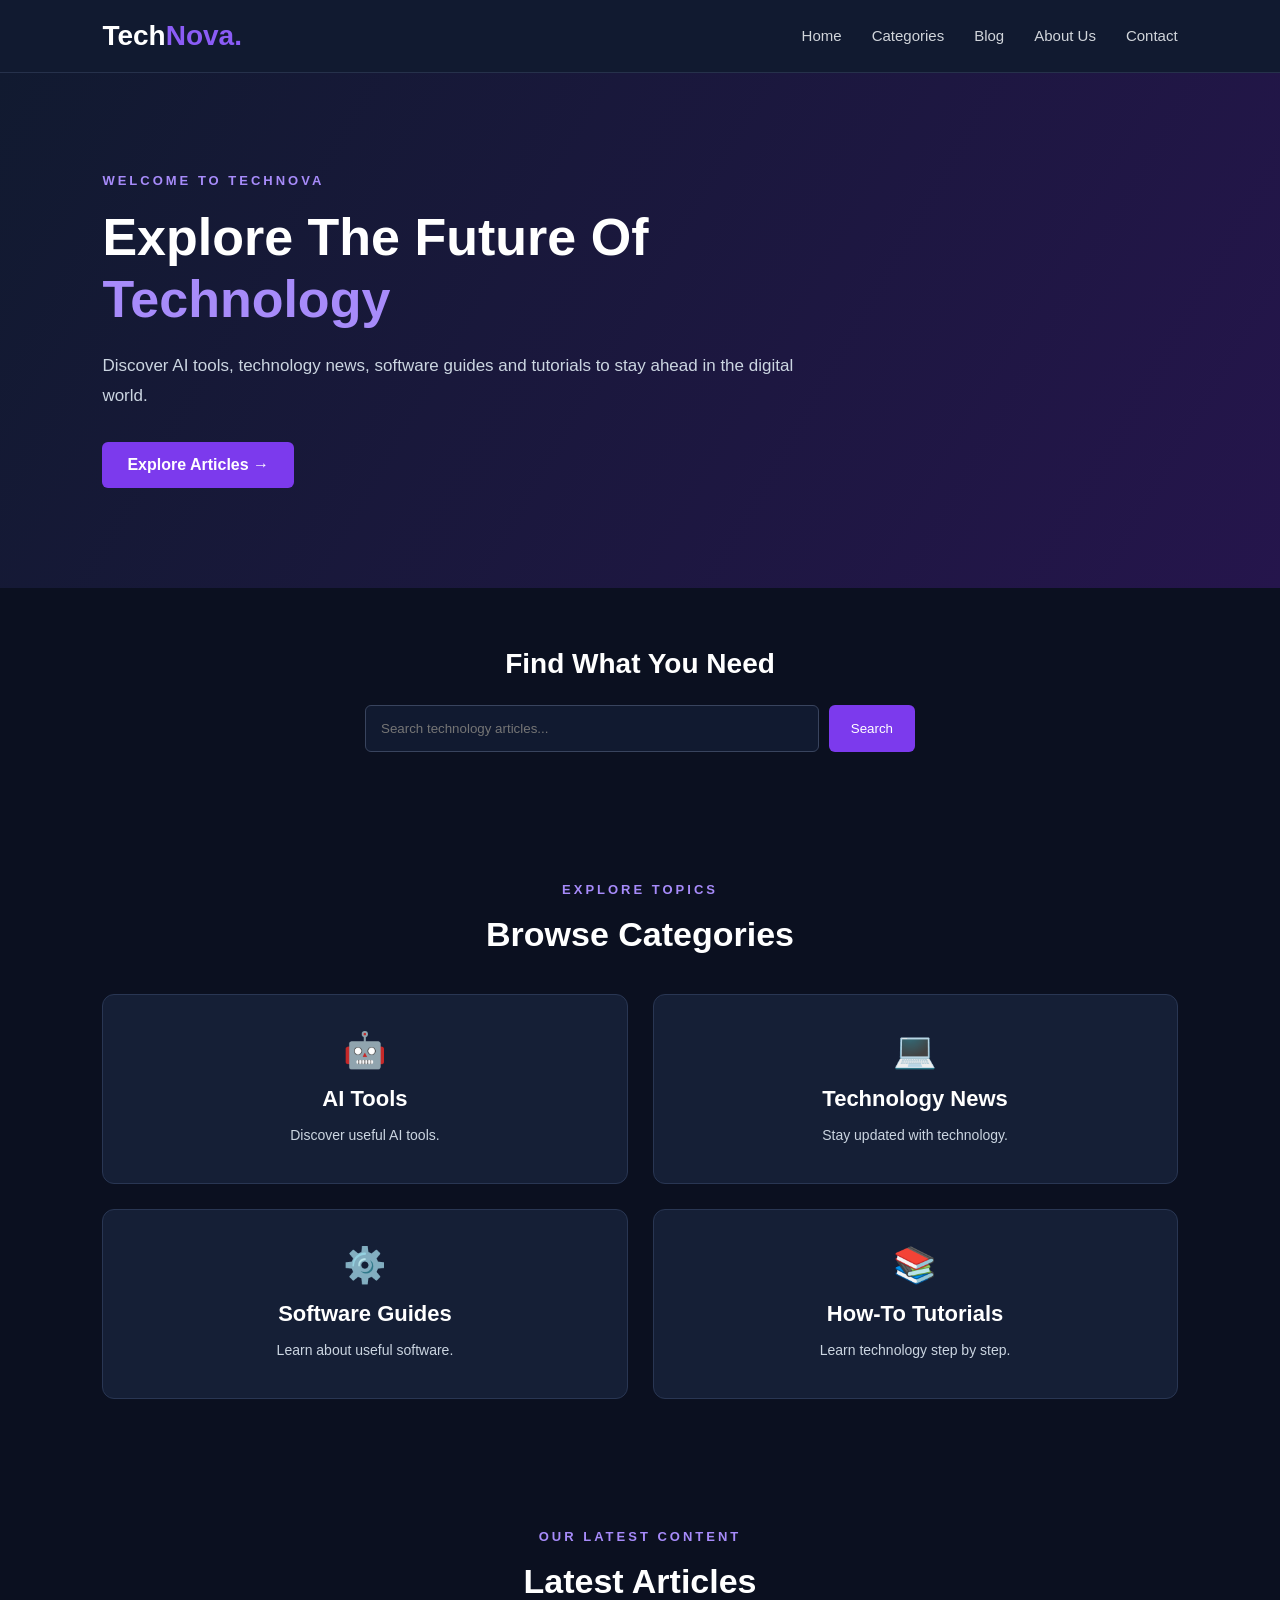
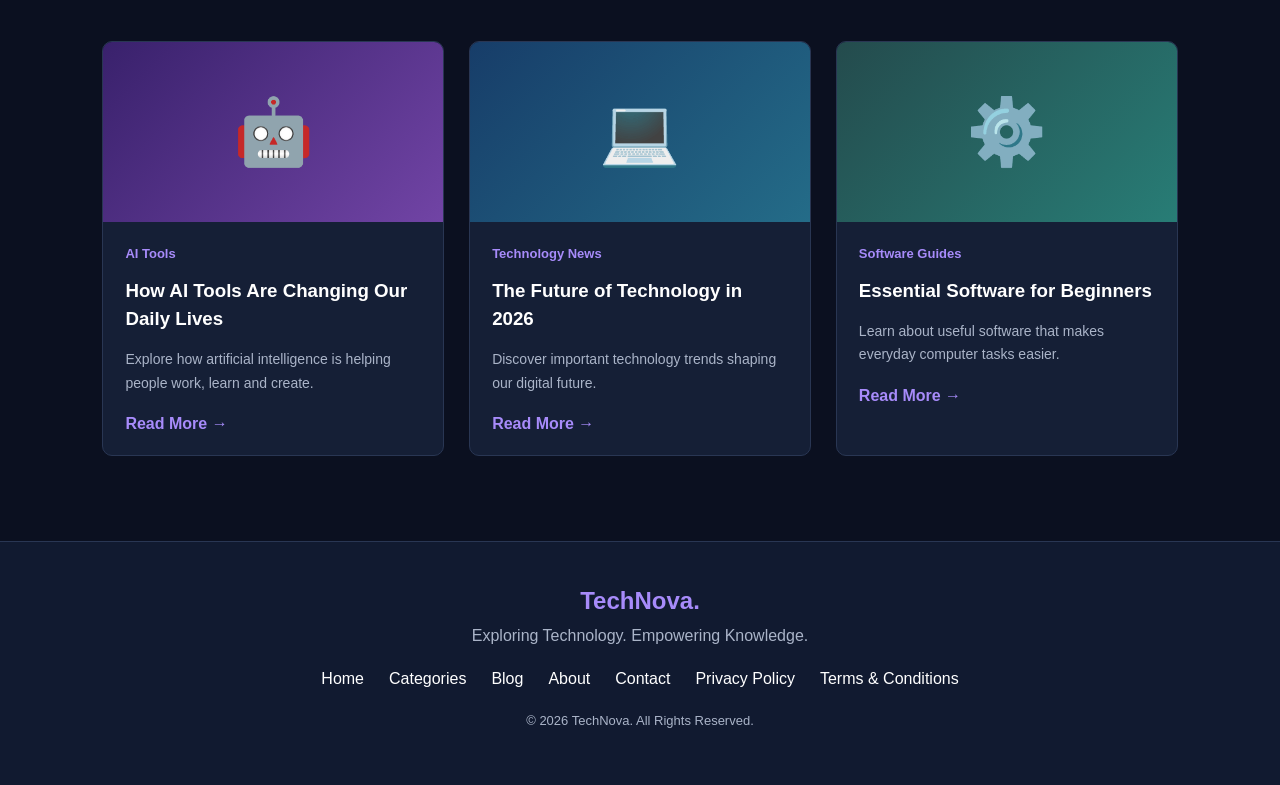
<file: index.html>
<!DOCTYPE html>
<html lang="en">
<head>
    <meta charset="UTF-8">
    <meta name="viewport" content="width=device-width, initial-scale=1.0">

    <title>TechNova | Technology & AI Blog</title>

    <meta name="description" content="Explore the latest AI tools, technology news, software guides and helpful technology tutorials on TechNova.">

    <link rel="stylesheet" href="style.css">
</head>
<body>

    <!-- HEADER -->
    <header>
        <nav class="navbar">
            <a href="index.html" class="logo">Tech<span>Nova.</span></a>

            <button class="menu-btn" onclick="toggleMenu()">☰</button>

            <ul class="nav-links" id="navLinks">
                <li><a href="index.html">Home</a></li>
                <li><a href="categories.html">Categories</a></li>
                <li><a href="blog.html">Blog</a></li>
                <li><a href="about.html">About Us</a></li>
                <li><a href="contact.html">Contact</a></li>
            </ul>
        </nav>
    </header>

    <!-- HERO SECTION -->
    <section class="hero">
        <div class="hero-content">
            <p class="tagline">WELCOME TO TECHNOVA</p>

            <h1>Explore The Future Of <span>Technology</span></h1>

            <p class="hero-text">
                Discover AI tools, technology news, software guides
                and tutorials to stay ahead in the digital world.
            </p>

            <a href="blog.html" class="main-btn">Explore Articles →</a>
        </div>
    </section>

    <!-- SEARCH SECTION -->
    <section class="search-section">
        <h2>Find What You Need</h2>

        <div class="search-box">
            <input
                type="text"
                id="searchInput"
                placeholder="Search technology articles..."
                oninput="searchArticles()"
            >
            <button onclick="searchArticles()">Search</button>
        </div>
    </section>

    <!-- CATEGORIES -->
    <section class="categories" id="categories">
        <div class="section-heading">
            <p>EXPLORE TOPICS</p>
            <h2>Browse Categories</h2>
        </div>

        <div class="category-grid">
            <a href="categories.html" class="category-card">
                <span>🤖</span>
                <h3>AI Tools</h3>
                <p>Discover useful AI tools.</p>
            </a>

            <a href="categories.html" class="category-card">
                <span>💻</span>
                <h3>Technology News</h3>
                <p>Stay updated with technology.</p>
            </a>

            <a href="categories.html" class="category-card">
                <span>⚙️</span>
                <h3>Software Guides</h3>
                <p>Learn about useful software.</p>
            </a>

            <a href="categories.html" class="category-card">
                <span>📚</span>
                <h3>How-To Tutorials</h3>
                <p>Learn technology step by step.</p>
            </a>
        </div>
    </section>

    <!-- BLOG ARTICLES -->
    <section class="blog-section" id="blog">
        <div class="section-heading">
            <p>OUR LATEST CONTENT</p>
            <h2>Latest Articles</h2>
        </div>

        <div class="blog-grid" id="blogGrid">

            <article class="blog-card">
                <div class="article-image ai-image">🤖</div>
                <div class="article-content">
                    <span class="category-label">AI Tools</span>
                    <h3>How AI Tools Are Changing Our Daily Lives</h3>
                    <p>Explore how artificial intelligence is helping people work, learn and create.</p>
                    <a href="article-ai.html">Read More →</a>
                </div>
            </article>

            <article class="blog-card">
                <div class="article-image news-image">💻</div>
                <div class="article-content">
                    <span class="category-label">Technology News</span>
                    <h3>The Future of Technology in 2026</h3>
                    <p>Discover important technology trends shaping our digital future.</p>
                    <a href="article-tech.html">Read More →</a>
                </div>
            </article>

            <article class="blog-card">
                <div class="article-image software-image">⚙️</div>
                <div class="article-content">
                    <span class="category-label">Software Guides</span>
                    <h3>Essential Software for Beginners</h3>
                    <p>Learn about useful software that makes everyday computer tasks easier.</p>
                    <a href="article-software.html">Read More →</a>
                </div>
            </article>

        </div>

        <p id="noResults" class="no-results"></p>
    </section>

    <!-- FOOTER -->
    <footer>
        <h2>TechNova.</h2>
        <p>Exploring Technology. Empowering Knowledge.</p>

        <div class="footer-links">
            
    <a href="index.html">Home</a>
    <a href="categories.html">Categories</a>
    <a href="blog.html">Blog</a>
    <a href="about.html">About</a>
    <a href="contact.html">Contact</a>
    <a href="privacy.html">Privacy Policy</a>
    <a href="terms.html">Terms & Conditions</a>
</div>


        <p class="copyright">
            © 2026 TechNova. All Rights Reserved.
        </p>
    </footer>

    <script src="script.js"></script>
</body>
</html>
</file>
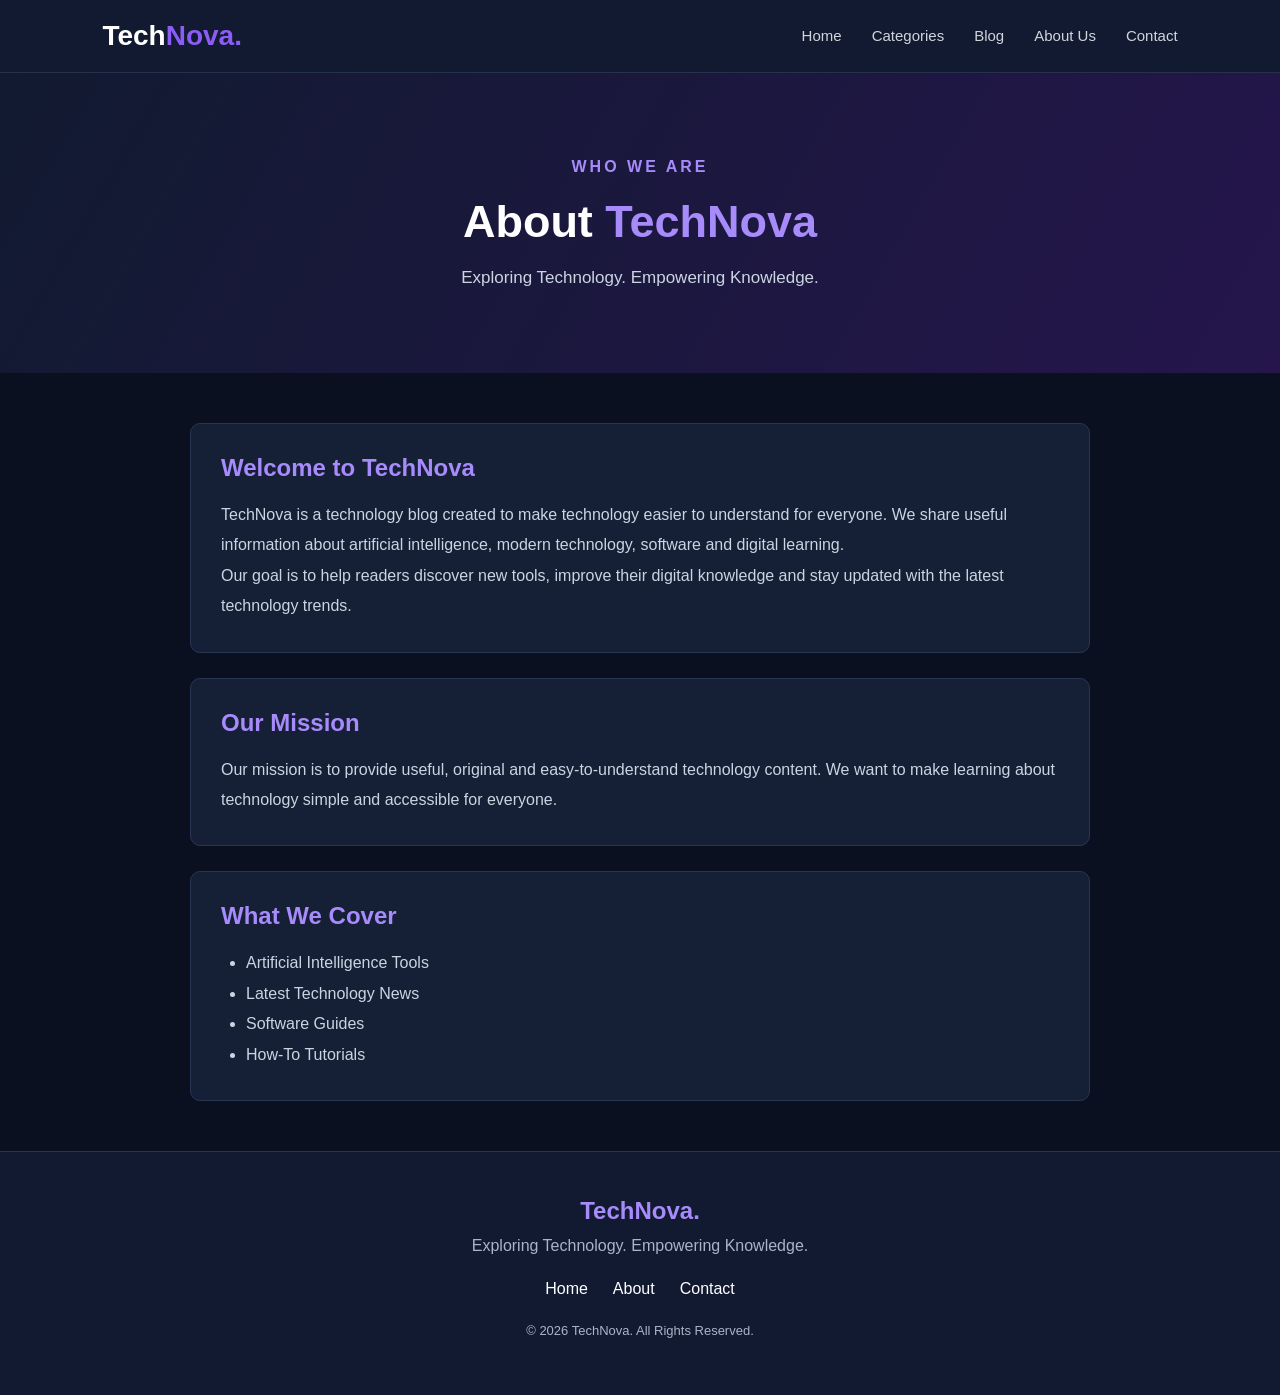
<file: about.html>
<!DOCTYPE html>
<html lang="en">
<head>
    <meta charset="UTF-8">
    <meta name="viewport" content="width=device-width, initial-scale=1.0">
    <title>About Us | TechNova</title>
    <meta name="description" content="Learn about TechNova, our mission and our passion for technology.">
    <link rel="stylesheet" href="style.css">
</head>
<body>

    <header>
        <nav class="navbar">
            <a href="index.html" class="logo">Tech<span>Nova.</span></a>

            <button class="menu-btn" onclick="toggleMenu()">☰</button>

            <ul class="nav-links" id="navLinks">
                <li><a href="index.html">Home</a></li>
                <li><a href="index.html#categories">Categories</a></li>
                <li><a href="index.html#blog">Blog</a></li>
                <li><a href="about.html">About Us</a></li>
                <li><a href="contact.html">Contact</a></li>
            </ul>
        </nav>
    </header>

    <section class="about-hero">
        <p>WHO WE ARE</p>
        <h1>About <span>TechNova</span></h1>
        <p>
            Exploring Technology. Empowering Knowledge.
        </p>
    </section>

    <section class="about-content">
        <div class="about-box">
            <h2>Welcome to TechNova</h2>

            <p>
                TechNova is a technology blog created to make
                technology easier to understand for everyone.
                We share useful information about artificial
                intelligence, modern technology, software and
                digital learning.
            </p>

            <p>
                Our goal is to help readers discover new tools,
                improve their digital knowledge and stay updated
                with the latest technology trends.
            </p>
        </div>

        <div class="about-box">
            <h2>Our Mission</h2>

            <p>
                Our mission is to provide useful, original and
                easy-to-understand technology content.
                We want to make learning about technology
                simple and accessible for everyone.
            </p>
        </div>

        <div class="about-box">
            <h2>What We Cover</h2>

            <ul>
                <li>Artificial Intelligence Tools</li>
                <li>Latest Technology News</li>
                <li>Software Guides</li>
                <li>How-To Tutorials</li>
            </ul>
        </div>
    </section>

    <footer>
        <h2>TechNova.</h2>
        <p>Exploring Technology. Empowering Knowledge.</p>

        <div class="footer-links">
            <a href="index.html">Home</a>
            <a href="about.html">About</a>
            <a href="contact.html">Contact</a>
        </div>

        <p class="copyright">
            © 2026 TechNova. All Rights Reserved.
        </p>
    </footer>

    <script src="script.js"></script>
</body>
</html>
</file>
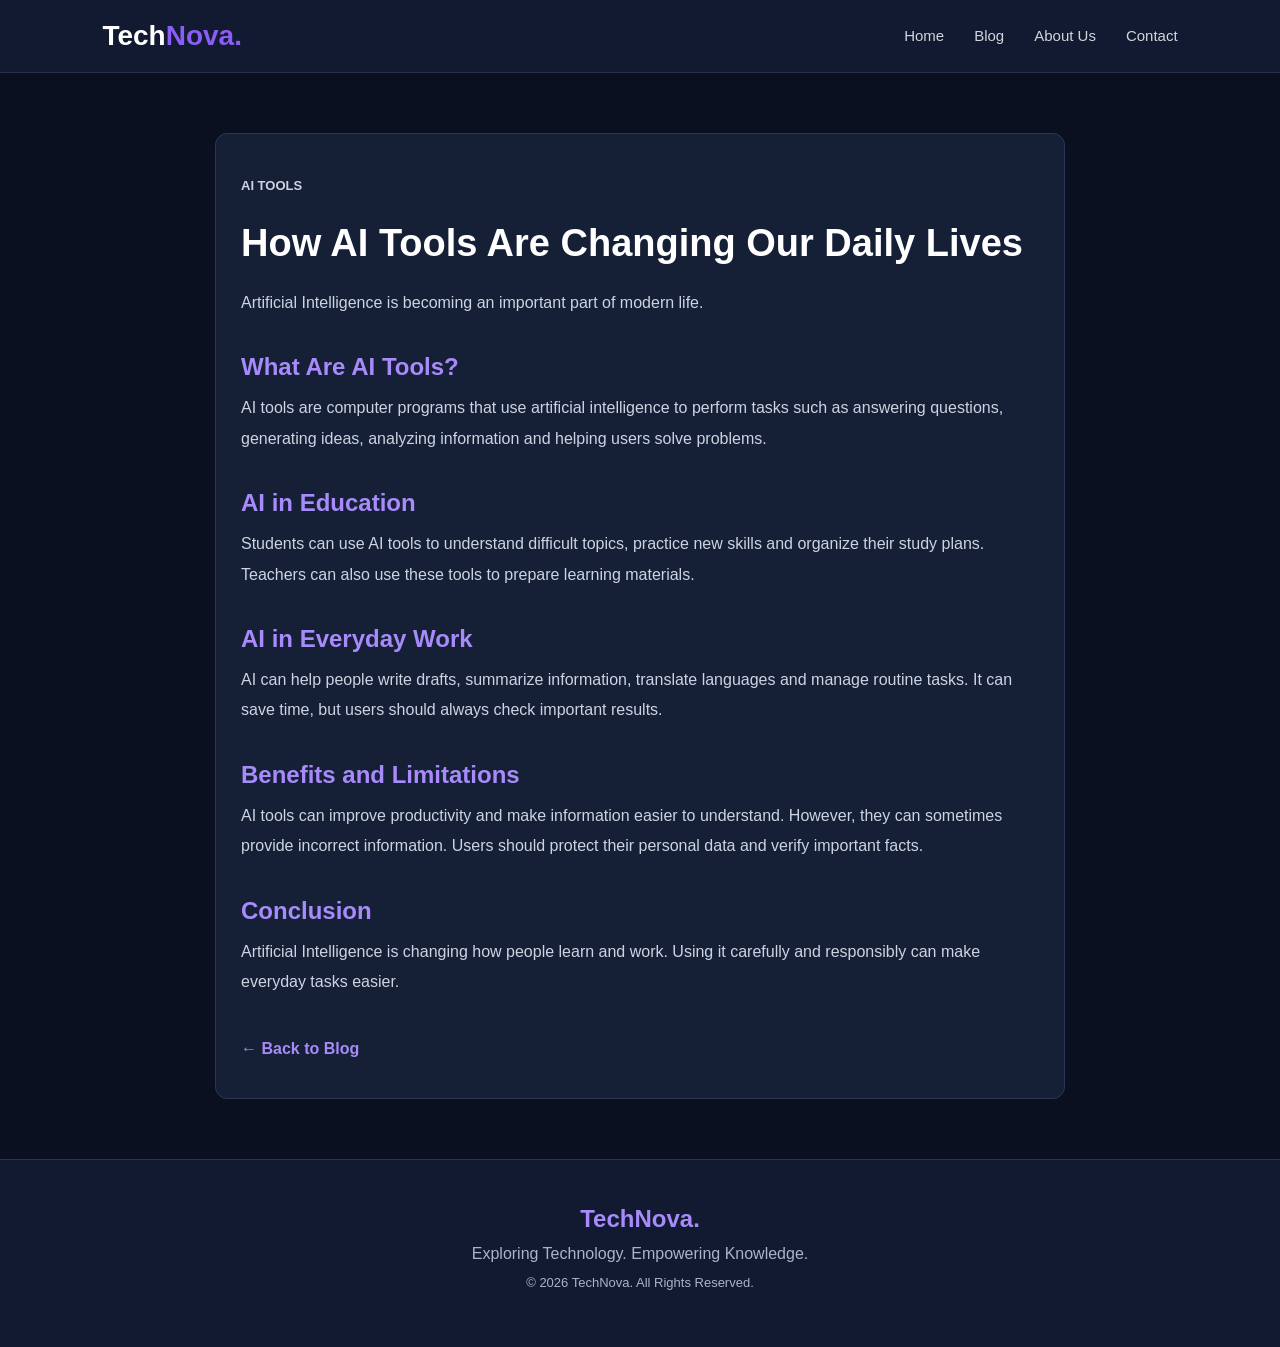
<file: article-ai.html>
<!DOCTYPE html>
<html lang="en">
<head>
    <meta charset="UTF-8">
    <meta name="viewport" content="width=device-width, initial-scale=1.0">

    <title>How AI Tools Are Changing Our Daily Lives | TechNova</title>
    <meta name="description" content="Learn how artificial intelligence tools support education, work and everyday activities.">

    <link rel="stylesheet" href="style.css">
</head>
<body>

<header>
    <nav class="navbar">
        <a href="index.html" class="logo">Tech<span>Nova.</span></a>

        <button class="menu-btn" onclick="toggleMenu()">☰</button>

        <ul class="nav-links" id="navLinks">
            <li><a href="index.html">Home</a></li>
            <li><a href="blog.html">Blog</a></li>
            <li><a href="about.html">About Us</a></li>
            <li><a href="contact.html">Contact</a></li>
        </ul>
    </nav>
</header>

<main class="article-page">

    <p class="category-label">AI TOOLS</p>

    <h1>How AI Tools Are Changing Our Daily Lives</h1>

    <p>Artificial Intelligence is becoming an important part of modern life.</p>

    <h2>What Are AI Tools?</h2>

    <p>
        AI tools are computer programs that use artificial intelligence
        to perform tasks such as answering questions, generating ideas,
        analyzing information and helping users solve problems.
    </p>

    <h2>AI in Education</h2>

    <p>
        Students can use AI tools to understand difficult topics,
        practice new skills and organize their study plans.
        Teachers can also use these tools to prepare learning materials.
    </p>

    <h2>AI in Everyday Work</h2>

    <p>
        AI can help people write drafts, summarize information,
        translate languages and manage routine tasks.
        It can save time, but users should always check important results.
    </p>

    <h2>Benefits and Limitations</h2>

    <p>
        AI tools can improve productivity and make information easier
        to understand. However, they can sometimes provide incorrect
        information. Users should protect their personal data and
        verify important facts.
    </p>

    <h2>Conclusion</h2>

    <p>
        Artificial Intelligence is changing how people learn and work.
        Using it carefully and responsibly can make everyday tasks easier.
    </p>

    <a href="blog.html">← Back to Blog</a>

</main>

<footer>
    <h2>TechNova.</h2>
    <p>Exploring Technology. Empowering Knowledge.</p>
    <p class="copyright">© 2026 TechNova. All Rights Reserved.</p>
</footer>

<script src="script.js"></script>
</body>
</html>
</file>
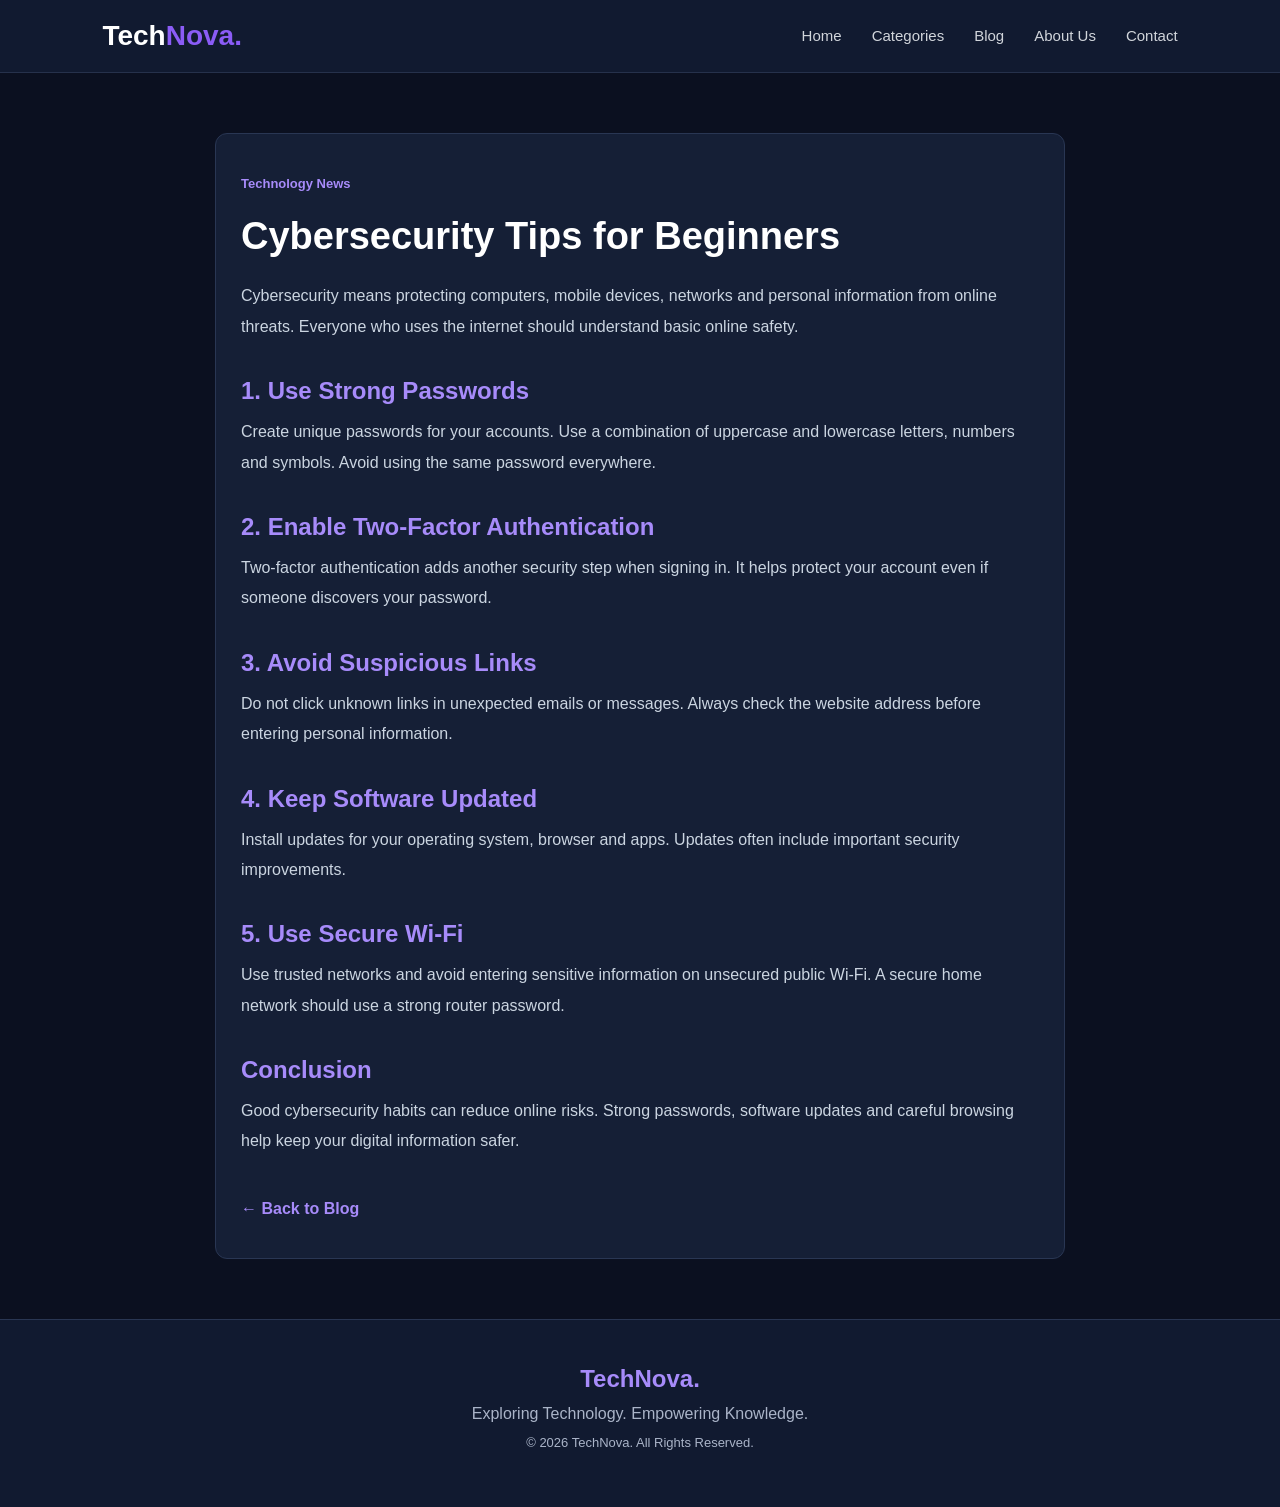
<file: article-security.html>
<!DOCTYPE html>
<html lang="en">
<head>
    <meta charset="UTF-8">
    <meta name="viewport" content="width=device-width, initial-scale=1.0">

    <title>Cybersecurity Tips for Beginners | TechNova</title>
    <meta name="description" content="Learn simple cybersecurity tips to protect your devices, accounts and personal information online.">

    <link rel="stylesheet" href="style.css">
</head>
<body>

<header>
    <nav class="navbar">
        <a href="index.html" class="logo">Tech<span>Nova.</span></a>
        <button class="menu-btn" onclick="toggleMenu()">☰</button>

        <ul class="nav-links" id="navLinks">
            <li><a href="index.html">Home</a></li>
            <li><a href="categories.html">Categories</a></li>
            <li><a href="blog.html">Blog</a></li>
            <li><a href="about.html">About Us</a></li>
            <li><a href="contact.html">Contact</a></li>
        </ul>
    </nav>
</header>

<main class="article-page">

    <span class="category-label">Technology News</span>

    <h1>Cybersecurity Tips for Beginners</h1>

    <p>
        Cybersecurity means protecting computers, mobile devices,
        networks and personal information from online threats.
        Everyone who uses the internet should understand basic
        online safety.
    </p>

    <h2>1. Use Strong Passwords</h2>
    <p>
        Create unique passwords for your accounts. Use a combination
        of uppercase and lowercase letters, numbers and symbols.
        Avoid using the same password everywhere.
    </p>

    <h2>2. Enable Two-Factor Authentication</h2>
    <p>
        Two-factor authentication adds another security step when
        signing in. It helps protect your account even if someone
        discovers your password.
    </p>

    <h2>3. Avoid Suspicious Links</h2>
    <p>
        Do not click unknown links in unexpected emails or messages.
        Always check the website address before entering personal
        information.
    </p>

    <h2>4. Keep Software Updated</h2>
    <p>
        Install updates for your operating system, browser and apps.
        Updates often include important security improvements.
    </p>

    <h2>5. Use Secure Wi-Fi</h2>
    <p>
        Use trusted networks and avoid entering sensitive information
        on unsecured public Wi-Fi. A secure home network should use
        a strong router password.
    </p>

    <h2>Conclusion</h2>
    <p>
        Good cybersecurity habits can reduce online risks.
        Strong passwords, software updates and careful browsing
        help keep your digital information safer.
    </p>

    <a href="blog.html">← Back to Blog</a>

</main>

<footer>
    <h2>TechNova.</h2>
    <p>Exploring Technology. Empowering Knowledge.</p>
    <p class="copyright">© 2026 TechNova. All Rights Reserved.</p>
</footer>

<script src="script.js"></script>
</body>
</html>
</file>
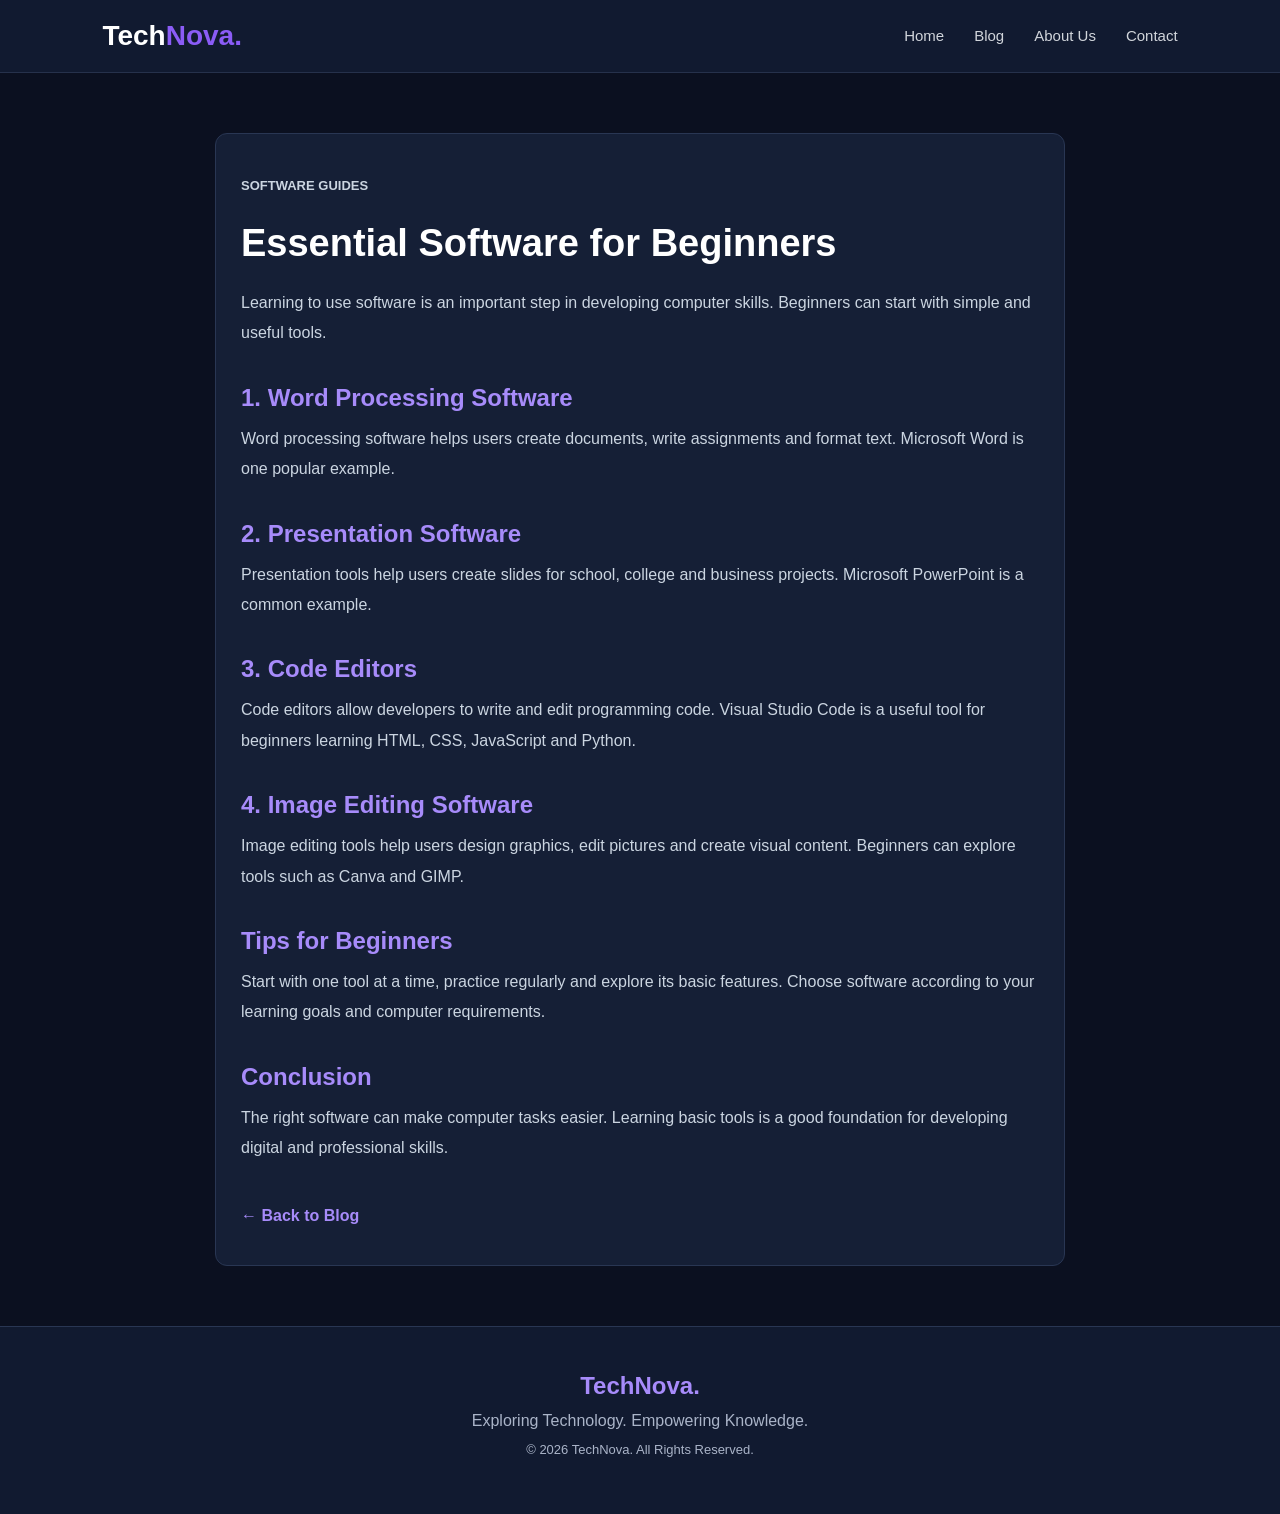
<file: article-software.html>
<!DOCTYPE html>
<html lang="en">
<head>
    <meta charset="UTF-8">
    <meta name="viewport" content="width=device-width, initial-scale=1.0">

    <title>Essential Software for Beginners | TechNova</title>
    <meta name="description" content="Discover useful software tools for beginners to improve productivity, learning and computer skills.">

    <link rel="stylesheet" href="style.css">
</head>
<body>

<header>
    <nav class="navbar">
        <a href="index.html" class="logo">Tech<span>Nova.</span></a>

        <button class="menu-btn" onclick="toggleMenu()">☰</button>

        <ul class="nav-links" id="navLinks">
            <li><a href="index.html">Home</a></li>
            <li><a href="blog.html">Blog</a></li>
            <li><a href="about.html">About Us</a></li>
            <li><a href="contact.html">Contact</a></li>
        </ul>
    </nav>
</header>

<main class="article-page">

    <p class="category-label">SOFTWARE GUIDES</p>

    <h1>Essential Software for Beginners</h1>

    <p>
        Learning to use software is an important step in developing
        computer skills. Beginners can start with simple and useful tools.
    </p>

    <h2>1. Word Processing Software</h2>

    <p>
        Word processing software helps users create documents,
        write assignments and format text. Microsoft Word is one
        popular example.
    </p>

    <h2>2. Presentation Software</h2>

    <p>
        Presentation tools help users create slides for school,
        college and business projects. Microsoft PowerPoint is
        a common example.
    </p>

    <h2>3. Code Editors</h2>

    <p>
        Code editors allow developers to write and edit programming
        code. Visual Studio Code is a useful tool for beginners
        learning HTML, CSS, JavaScript and Python.
    </p>

    <h2>4. Image Editing Software</h2>

    <p>
        Image editing tools help users design graphics, edit pictures
        and create visual content. Beginners can explore tools such
        as Canva and GIMP.
    </p>

    <h2>Tips for Beginners</h2>

    <p>
        Start with one tool at a time, practice regularly and explore
        its basic features. Choose software according to your learning
        goals and computer requirements.
    </p>

    <h2>Conclusion</h2>

    <p>
        The right software can make computer tasks easier.
        Learning basic tools is a good foundation for developing
        digital and professional skills.
    </p>

    <a href="blog.html">← Back to Blog</a>

</main>

<footer>
    <h2>TechNova.</h2>
    <p>Exploring Technology. Empowering Knowledge.</p>
    <p class="copyright">© 2026 TechNova. All Rights Reserved.</p>
</footer>

<script src="script.js"></script>
</body>
</html>
</file>
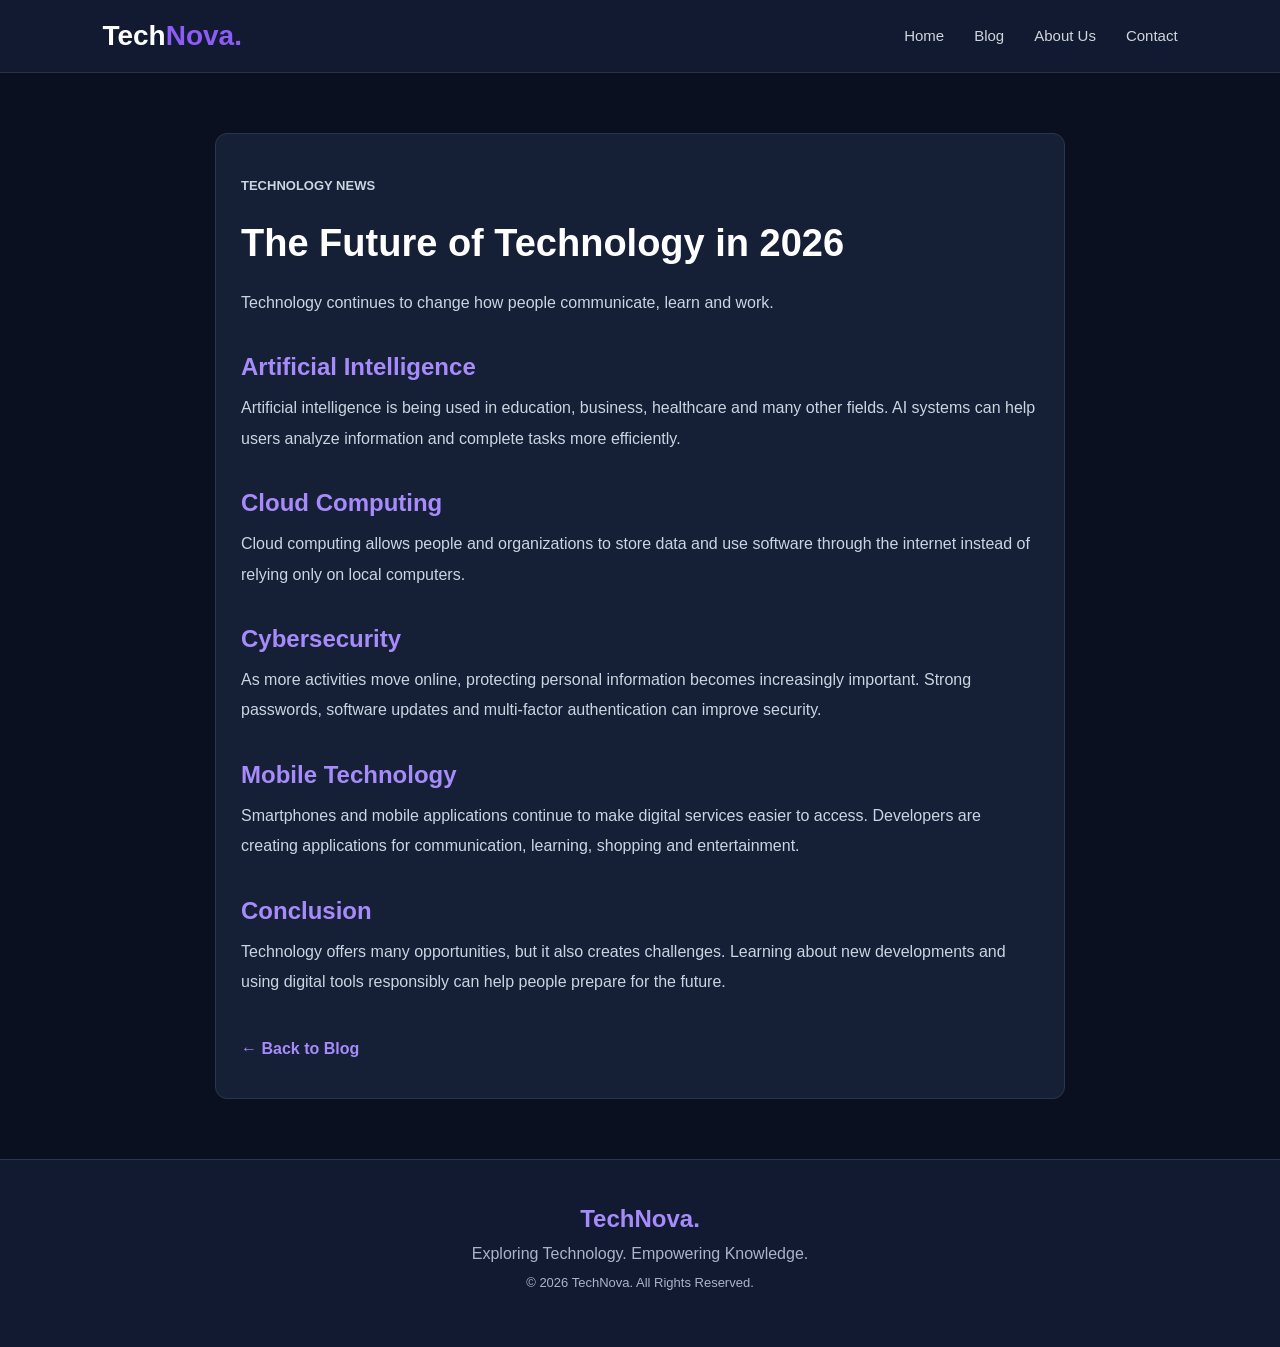
<file: article-tech.html>
<!DOCTYPE html>
<html lang="en">
<head>
    <meta charset="UTF-8">
    <meta name="viewport" content="width=device-width, initial-scale=1.0">

    <title>The Future of Technology in 2026 | TechNova</title>
    <meta name="description" content="Explore important technology trends in 2026, including AI, cloud computing and cybersecurity.">

    <link rel="stylesheet" href="style.css">
</head>
<body>

<header>
    <nav class="navbar">
        <a href="index.html" class="logo">Tech<span>Nova.</span></a>

        <button class="menu-btn" onclick="toggleMenu()">☰</button>

        <ul class="nav-links" id="navLinks">
            <li><a href="index.html">Home</a></li>
            <li><a href="blog.html">Blog</a></li>
            <li><a href="about.html">About Us</a></li>
            <li><a href="contact.html">Contact</a></li>
        </ul>
    </nav>
</header>

<main class="article-page">

    <p class="category-label">TECHNOLOGY NEWS</p>

    <h1>The Future of Technology in 2026</h1>

    <p>Technology continues to change how people communicate, learn and work.</p>

    <h2>Artificial Intelligence</h2>

    <p>
        Artificial intelligence is being used in education, business,
        healthcare and many other fields. AI systems can help users
        analyze information and complete tasks more efficiently.
    </p>

    <h2>Cloud Computing</h2>

    <p>
        Cloud computing allows people and organizations to store data
        and use software through the internet instead of relying only
        on local computers.
    </p>

    <h2>Cybersecurity</h2>

    <p>
        As more activities move online, protecting personal information
        becomes increasingly important. Strong passwords, software
        updates and multi-factor authentication can improve security.
    </p>

    <h2>Mobile Technology</h2>

    <p>
        Smartphones and mobile applications continue to make digital
        services easier to access. Developers are creating applications
        for communication, learning, shopping and entertainment.
    </p>

    <h2>Conclusion</h2>

    <p>
        Technology offers many opportunities, but it also creates
        challenges. Learning about new developments and using digital
        tools responsibly can help people prepare for the future.
    </p>

    <a href="blog.html">← Back to Blog</a>

</main>

<footer>
    <h2>TechNova.</h2>
    <p>Exploring Technology. Empowering Knowledge.</p>
    <p class="copyright">© 2026 TechNova. All Rights Reserved.</p>
</footer>

<script src="script.js"></script>
</body>
</html>
</file>
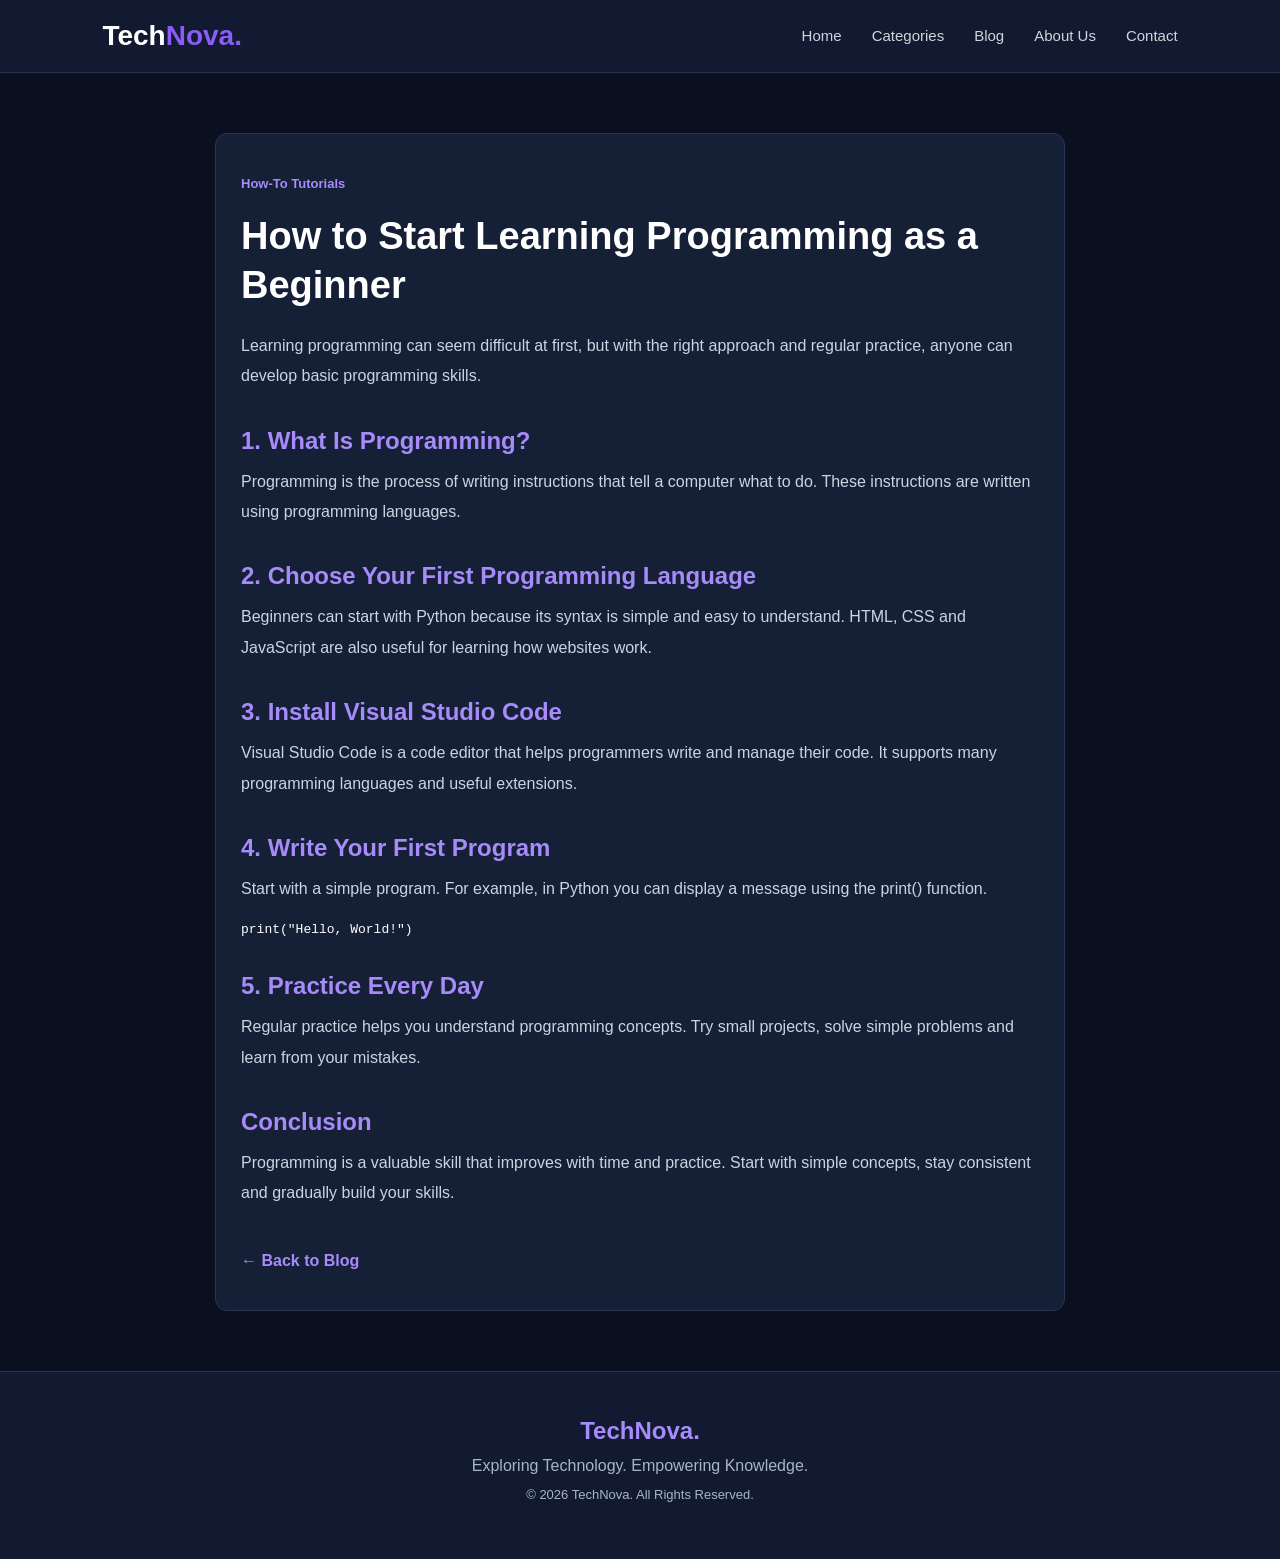
<file: article-tutorial.html>
<!DOCTYPE html>
<html lang="en">
<head>
    <meta charset="UTF-8">
    <meta name="viewport" content="width=device-width, initial-scale=1.0">

    <title>How to Start Learning Programming | TechNova</title>

    <meta name="description" content="A beginner-friendly guide to learning programming, choosing your first language and writing your first program.">

    <link rel="stylesheet" href="style.css">
</head>
<body>

<header>
    <nav class="navbar">
        <a href="index.html" class="logo">Tech<span>Nova.</span></a>

        <button class="menu-btn" onclick="toggleMenu()">☰</button>

        <ul class="nav-links" id="navLinks">
            <li><a href="index.html">Home</a></li>
            <li><a href="categories.html">Categories</a></li>
            <li><a href="blog.html">Blog</a></li>
            <li><a href="about.html">About Us</a></li>
            <li><a href="contact.html">Contact</a></li>
        </ul>
    </nav>
</header>

<main class="article-page">

    <span class="category-label">How-To Tutorials</span>

    <h1>How to Start Learning Programming as a Beginner</h1>

    <p>
        Learning programming can seem difficult at first, but with
        the right approach and regular practice, anyone can develop
        basic programming skills.
    </p>

    <h2>1. What Is Programming?</h2>

    <p>
        Programming is the process of writing instructions that tell
        a computer what to do. These instructions are written using
        programming languages.
    </p>

    <h2>2. Choose Your First Programming Language</h2>

    <p>
        Beginners can start with Python because its syntax is simple
        and easy to understand. HTML, CSS and JavaScript are also
        useful for learning how websites work.
    </p>

    <h2>3. Install Visual Studio Code</h2>

    <p>
        Visual Studio Code is a code editor that helps programmers
        write and manage their code. It supports many programming
        languages and useful extensions.
    </p>

    <h2>4. Write Your First Program</h2>

    <p>
        Start with a simple program. For example, in Python you can
        display a message using the print() function.
    </p>

    <pre><code>print("Hello, World!")</code></pre>

    <h2>5. Practice Every Day</h2>

    <p>
        Regular practice helps you understand programming concepts.
        Try small projects, solve simple problems and learn from
        your mistakes.
    </p>

    <h2>Conclusion</h2>

    <p>
        Programming is a valuable skill that improves with time
        and practice. Start with simple concepts, stay consistent
        and gradually build your skills.
    </p>

    <a href="blog.html">← Back to Blog</a>

</main>

<footer>
    <h2>TechNova.</h2>
    <p>Exploring Technology. Empowering Knowledge.</p>
    <p class="copyright">© 2026 TechNova. All Rights Reserved.</p>
</footer>

<script src="script.js"></script>

</body>
</html>
</file>
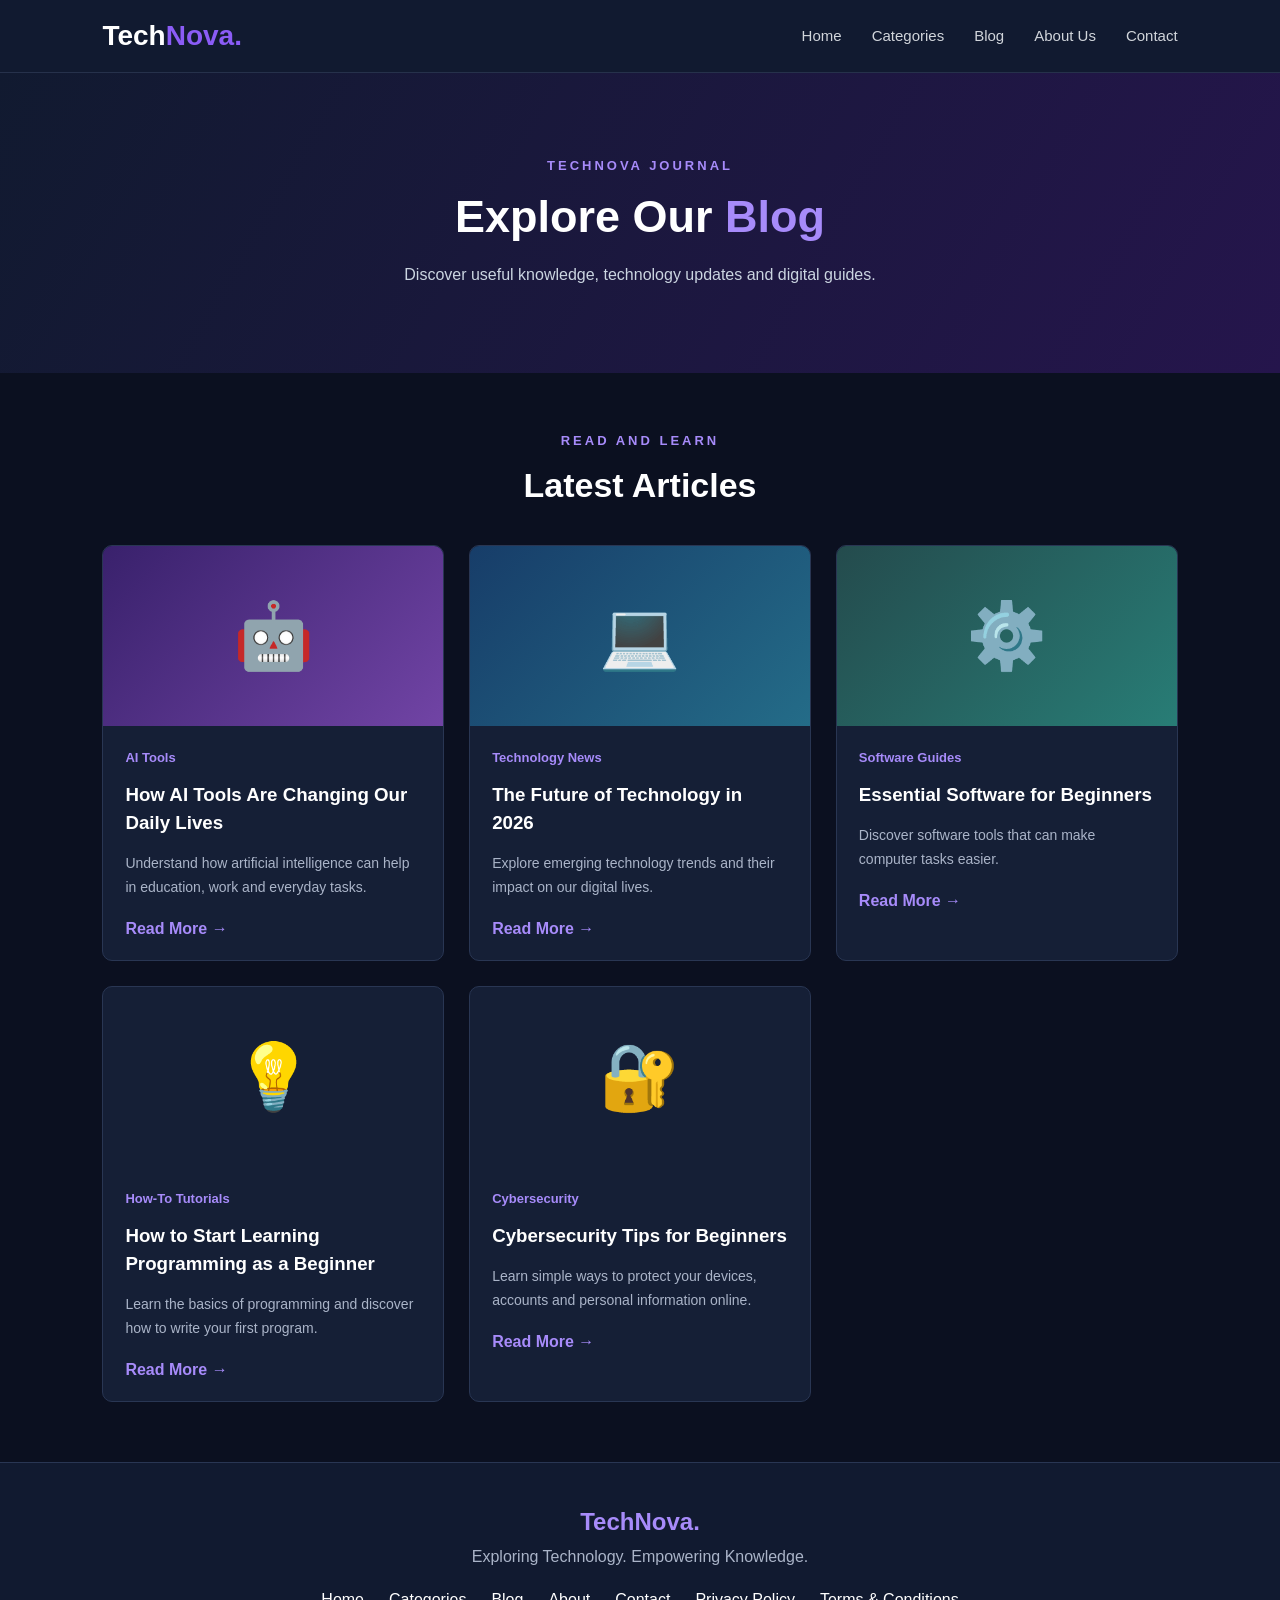
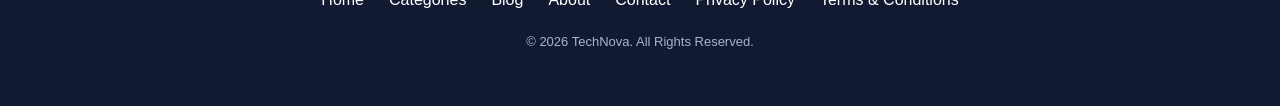
<file: blog.html>
<!DOCTYPE html>
<html lang="en">
<head>
    <meta charset="UTF-8">
    <meta name="viewport" content="width=device-width, initial-scale=1.0">

    <title>Blog | TechNova</title>
    <meta name="description" content="Explore TechNova articles about AI, technology news, software guides, programming and cybersecurity.">

    <link rel="stylesheet" href="style.css">
</head>
<body>

<header>
    <nav class="navbar">
        <a href="index.html" class="logo">Tech<span>Nova.</span></a>

        <button class="menu-btn" onclick="toggleMenu()">☰</button>

        <ul class="nav-links" id="navLinks">
            <li><a href="index.html">Home</a></li>
            <li><a href="categories.html">Categories</a></li>
            <li><a href="blog.html">Blog</a></li>
            <li><a href="about.html">About Us</a></li>
            <li><a href="contact.html">Contact</a></li>
        </ul>
    </nav>
</header>

<section class="blog-hero">
    <p>TECHNOVA JOURNAL</p>
    <h1>Explore Our <span>Blog</span></h1>
    <p>Discover useful knowledge, technology updates and digital guides.</p>
</section>

<section class="blog-section">

    <div class="section-heading">
        <p>READ AND LEARN</p>
        <h2>Latest Articles</h2>
    </div>

    <div class="blog-grid">

        <!-- ARTICLE 1 -->
        <article class="blog-card">
            <div class="article-image ai-image">🤖</div>
            <div class="article-content">
                <span class="category-label">AI Tools</span>
                <h3>How AI Tools Are Changing Our Daily Lives</h3>
                <p>Understand how artificial intelligence can help in education, work and everyday tasks.</p>
                <a href="article-ai.html">Read More →</a>
            </div>
        </article>

        <!-- ARTICLE 2 -->
        <article class="blog-card">
            <div class="article-image news-image">💻</div>
            <div class="article-content">
                <span class="category-label">Technology News</span>
                <h3>The Future of Technology in 2026</h3>
                <p>Explore emerging technology trends and their impact on our digital lives.</p>
                <a href="article-tech.html">Read More →</a>
            </div>
        </article>

        <!-- ARTICLE 3 -->
        <article class="blog-card">
            <div class="article-image software-image">⚙️</div>
            <div class="article-content">
                <span class="category-label">Software Guides</span>
                <h3>Essential Software for Beginners</h3>
                <p>Discover software tools that can make computer tasks easier.</p>
                <a href="article-software.html">Read More →</a>
            </div>
        </article>

        <!-- ARTICLE 4 -->
        <article class="blog-card">
            <div class="article-image">💡</div>
            <div class="article-content">
                <span class="category-label">How-To Tutorials</span>
                <h3>How to Start Learning Programming as a Beginner</h3>
                <p>Learn the basics of programming and discover how to write your first program.</p>
                <a href="article-tutorial.html">Read More →</a>
            </div>
        </article>

        <!-- ARTICLE 5 -->
        <article class="blog-card">
            <div class="article-image">🔐</div>
            <div class="article-content">
                <span class="category-label">Cybersecurity</span>
                <h3>Cybersecurity Tips for Beginners</h3>
                <p>Learn simple ways to protect your devices, accounts and personal information online.</p>
                <a href="article-security.html">Read More →</a>
            </div>
        </article>

    </div>
</section>

<footer>
    <h2>TechNova.</h2>
    <p>Exploring Technology. Empowering Knowledge.</p>

    <div class="footer-links">
        <a href="index.html">Home</a>
        <a href="categories.html">Categories</a>
        <a href="blog.html">Blog</a>
        <a href="about.html">About</a>
        <a href="contact.html">Contact</a>
        <a href="privacy.html">Privacy Policy</a>
        <a href="terms.html">Terms & Conditions</a>
    </div>

    <p class="copyright">© 2026 TechNova. All Rights Reserved.</p>
</footer>

<script src="script.js"></script>
</body>
</html>
</file>
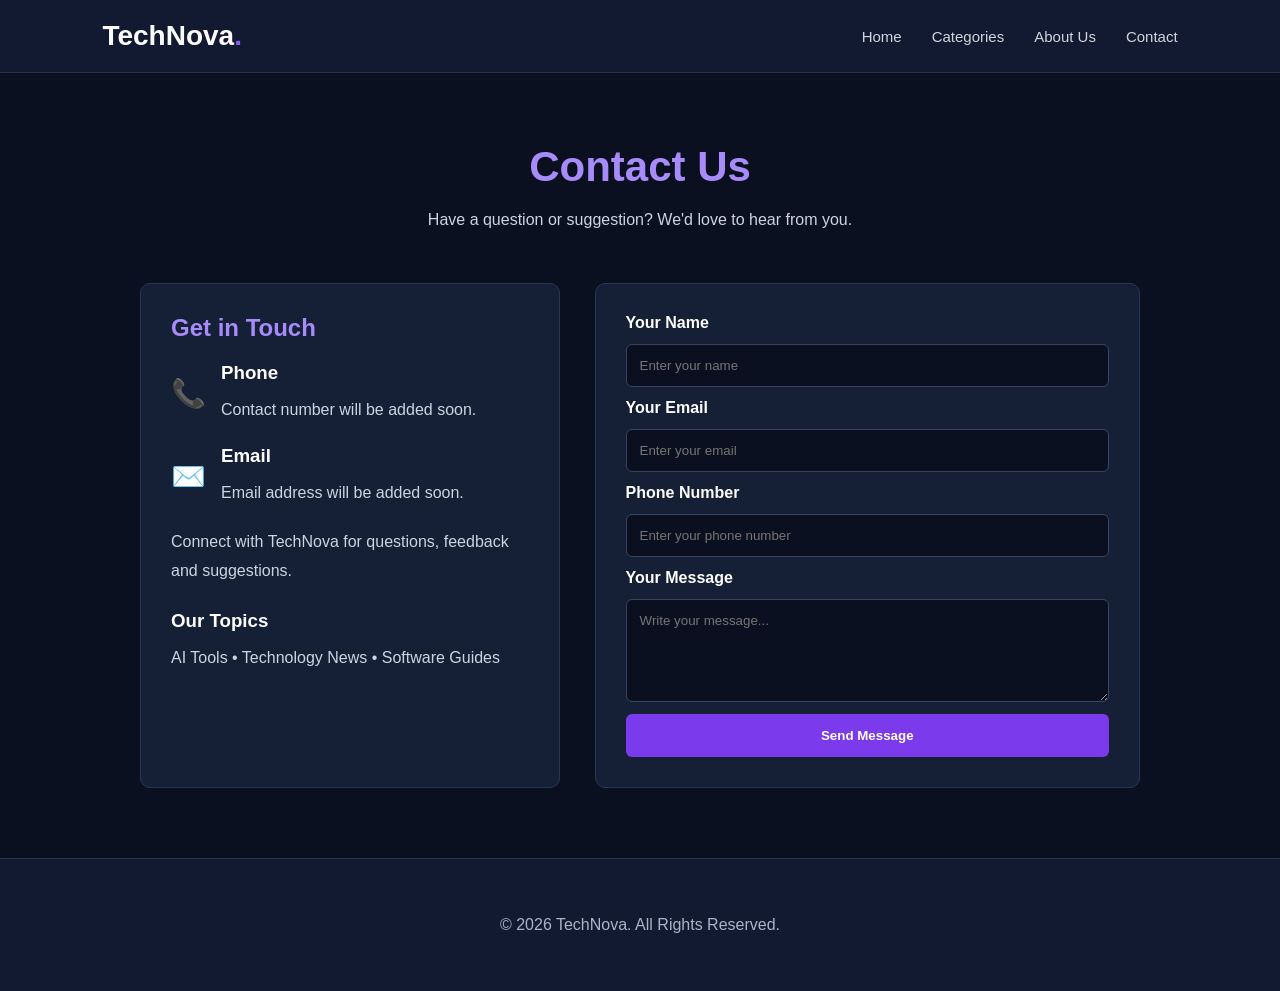
<file: contact.html>
<!DOCTYPE html>
<html lang="en">
<head>
    <meta charset="UTF-8">
    <meta name="viewport" content="width=device-width, initial-scale=1.0">
    <title>Contact Us | TechNova</title>
    <meta name="description" content="Contact TechNova for technology news, AI tools, software guides and general inquiries.">
    <link rel="stylesheet" href="style.css">
</head>
<body>

<header>
    <nav class="navbar">
        <h2 class="logo">TechNova<span>.</span></h2>

        <div class="nav-links" id="navLinks">
            <a href="index.html">Home</a>
            <a href="index.html#categories">Categories</a>
            <a href="about.html">About Us</a>
            <a href="contact.html">Contact</a>
        </div>

        <button class="menu-btn" onclick="toggleMenu()">☰</button>
    </nav>
</header>

<main class="contact-page">
    <section class="contact-heading">
        <h1>Contact Us</h1>
        <p>Have a question or suggestion? We'd love to hear from you.</p>
    </section>

    <section class="contact-container">
        <div class="contact-info">
            <h2>Get in Touch</h2>
            
<div class="contact-detail">
    <span>📞</span>
    <div>
        <h3>Phone</h3>
        <p>Contact number will be added soon.</p>
    </div>
</div>

<div class="contact-detail">
    <span>✉️</span>
    <div>
        <h3>Email</h3>
        <p>Email address will be added soon.</p>
    </div>
</div>

            <p>Connect with TechNova for questions, feedback and suggestions.</p>

            <h3>Our Topics</h3>
            <p>AI Tools • Technology News • Software Guides</p>
        </div>

        <form class="contact-form" onsubmit="sendMessage(event)">
            <label for="name">Your Name</label>
            <input type="text" id="name" placeholder="Enter your name" required>

            <label for="email">Your Email</label>
            <input type="email" id="email" placeholder="Enter your email" required>
            <label for="phone">Phone Number</label>
<input type="tel" id="phone" placeholder="Enter your phone number">

            <label for="message">Your Message</label>
            <textarea id="message" rows="5" placeholder="Write your message..." required></textarea>

            <button type="submit">Send Message</button>
        </form>
    </section>
</main>

<footer>
    <p>© 2026 TechNova. All Rights Reserved.</p>
</footer>

<script src="script.js"></script>
</body>
</html>
</file>
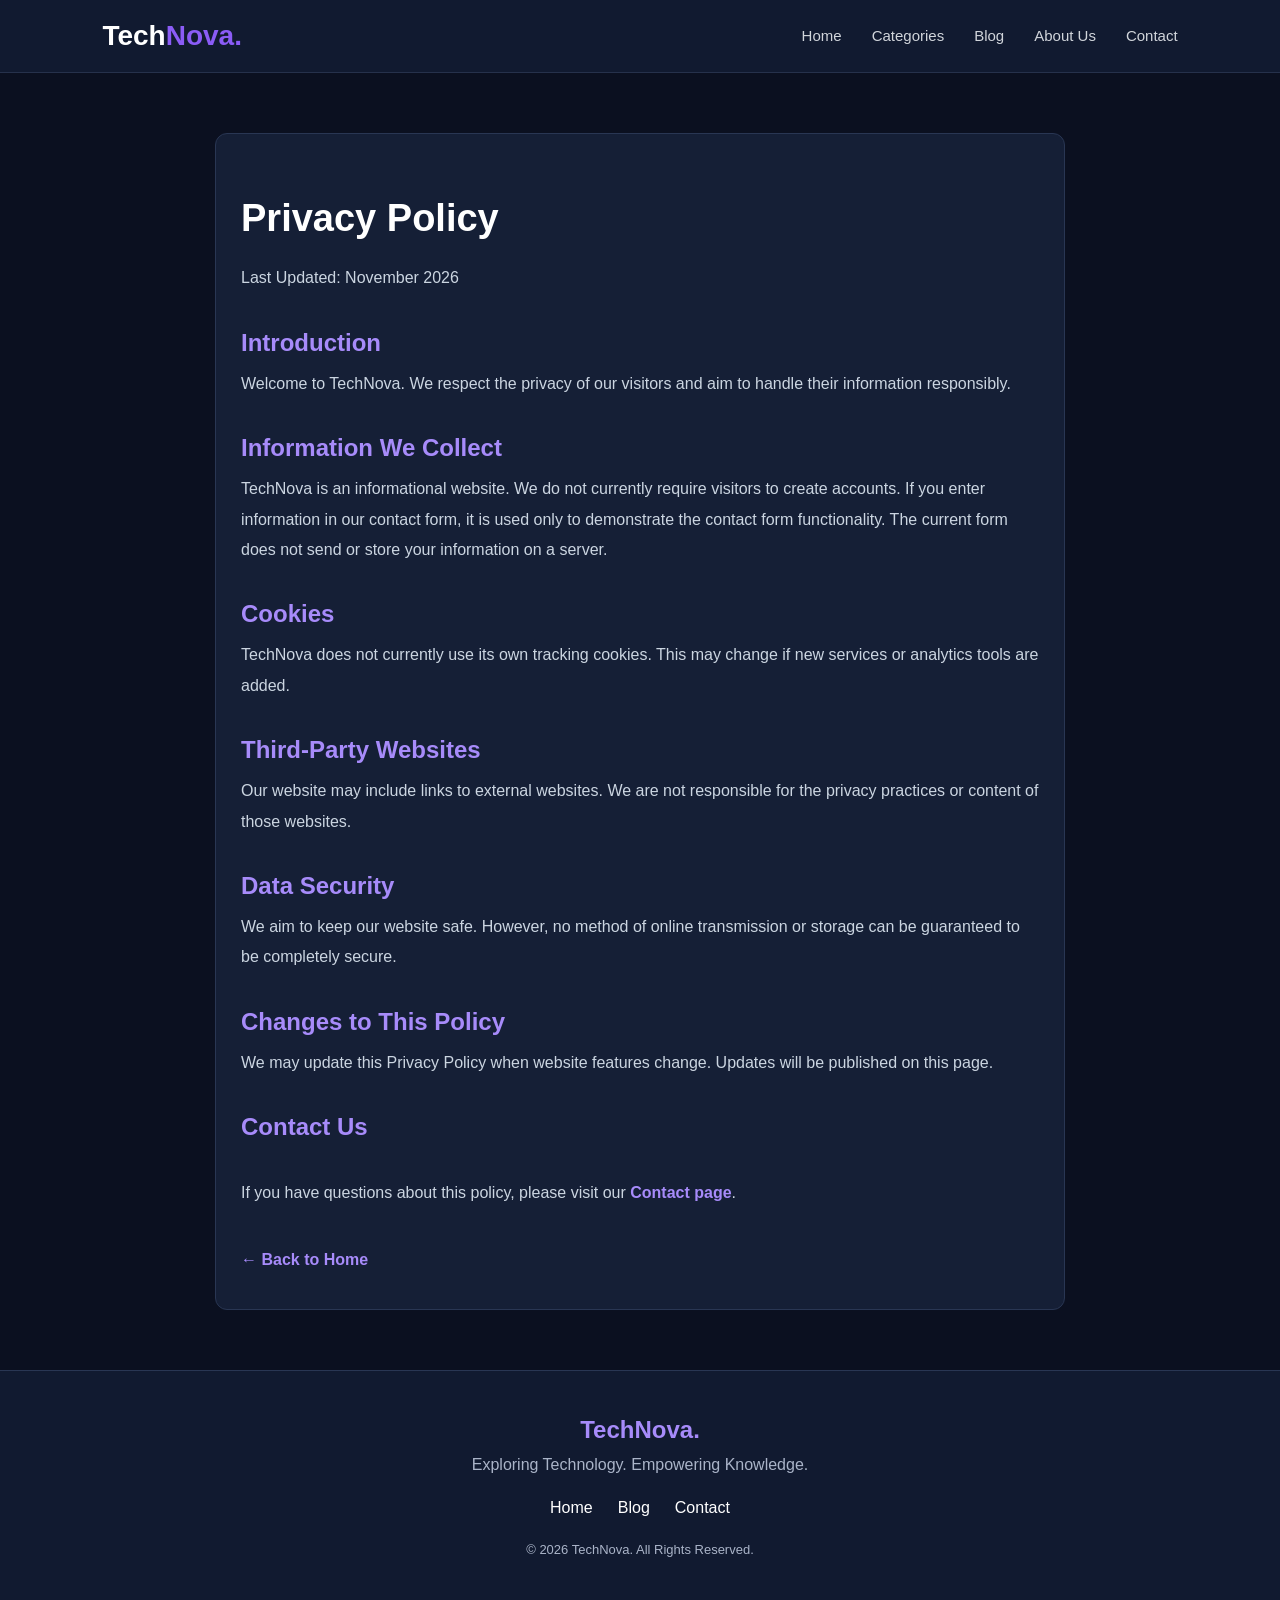
<file: privacy.html>
<!DOCTYPE html>
<html lang="en">
<head>
    <meta charset="UTF-8">
    <meta name="viewport" content="width=device-width, initial-scale=1.0">
    <title>Privacy Policy | TechNova</title>
    <meta name="description" content="Read the TechNova privacy policy to understand how visitor information is handled.">
    <link rel="stylesheet" href="style.css">
</head>
<body>

<header>
    <nav class="navbar">
        <a href="index.html" class="logo">Tech<span>Nova.</span></a>
        <button class="menu-btn" onclick="toggleMenu()">☰</button>
        <ul class="nav-links" id="navLinks">
            <li><a href="index.html">Home</a></li>
            <li><a href="categories.html">Categories</a></li>
            <li><a href="blog.html">Blog</a></li>
            <li><a href="about.html">About Us</a></li>
            <li><a href="contact.html">Contact</a></li>
        </ul>
    </nav>
</header>

<main class="article-page">
    <h1>Privacy Policy</h1>
    <p>Last Updated: November 2026</p>

    <h2>Introduction</h2>
    <p>Welcome to TechNova. We respect the privacy of our visitors and aim to handle their information responsibly.</p>

    <h2>Information We Collect</h2>
    <p>TechNova is an informational website. We do not currently require visitors to create accounts. If you enter information in our contact form, it is used only to demonstrate the contact form functionality. The current form does not send or store your information on a server.</p>

    <h2>Cookies</h2>
    <p>TechNova does not currently use its own tracking cookies. This may change if new services or analytics tools are added.</p>

    <h2>Third-Party Websites</h2>
    <p>Our website may include links to external websites. We are not responsible for the privacy practices or content of those websites.</p>

    <h2>Data Security</h2>
    <p>We aim to keep our website safe. However, no method of online transmission or storage can be guaranteed to be completely secure.</p>

    <h2>Changes to This Policy</h2>
    <p>We may update this Privacy Policy when website features change. Updates will be published on this page.</p>

    <h2>Contact Us</h2>
    <p>If you have questions about this policy, please visit our <a href="contact.html">Contact page</a>.</p>

    <a href="index.html">← Back to Home</a>
</main>

<footer>
    <h2>TechNova.</h2>
    <p>Exploring Technology. Empowering Knowledge.</p>
    <div class="footer-links">
        <a href="index.html">Home</a>
        <a href="blog.html">Blog</a>
        <a href="contact.html">Contact</a>
    </div>
    <p class="copyright">© 2026 TechNova. All Rights Reserved.</p>
</footer>

<script src="script.js"></script>
</body>
</html>
</file>
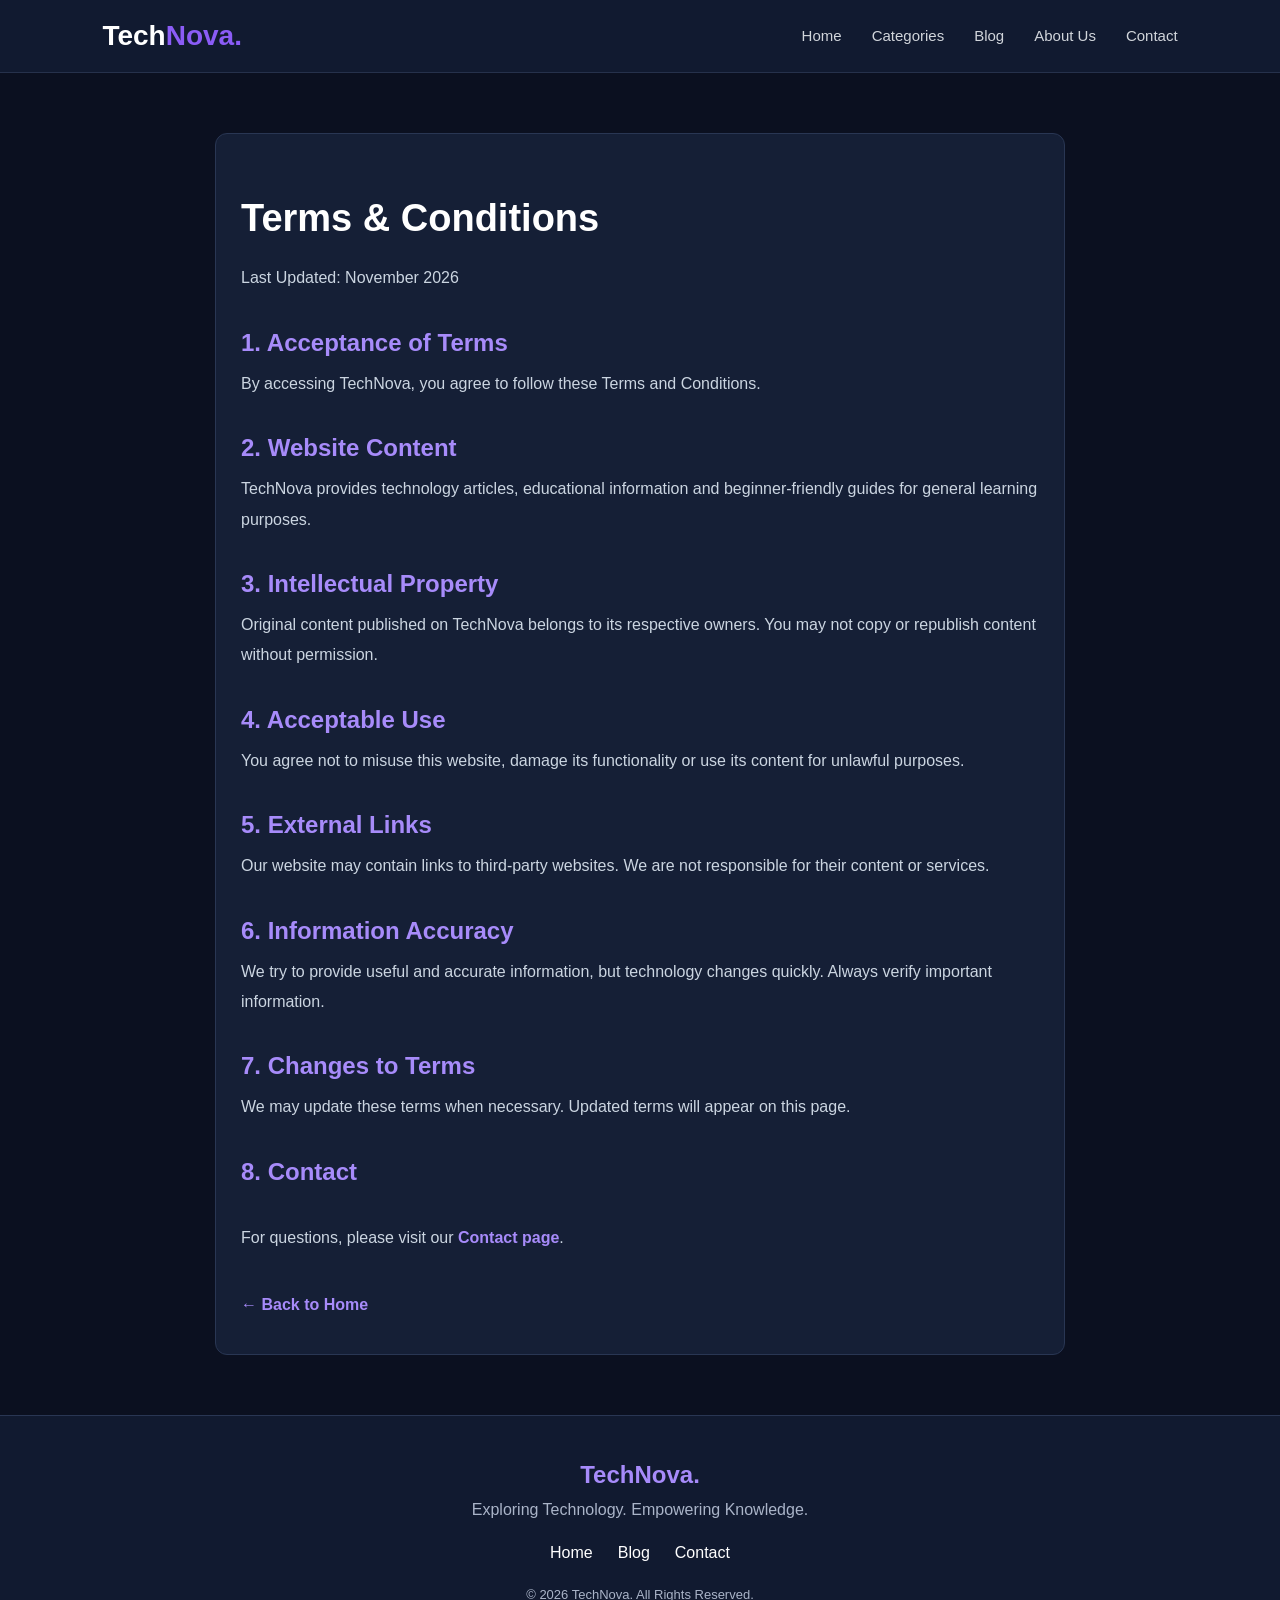
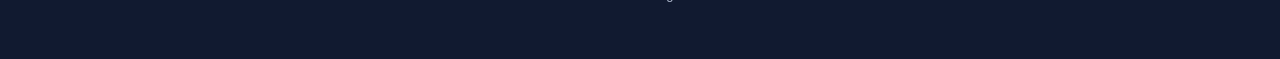
<file: terms.html>
<!DOCTYPE html>
<html lang="en">
<head>
    <meta charset="UTF-8">
    <meta name="viewport" content="width=device-width, initial-scale=1.0">
    <title>Terms & Conditions | TechNova</title>
    <meta name="description" content="Read the terms and conditions for using the TechNova technology blog.">
    <link rel="stylesheet" href="style.css">
</head>
<body>

<header>
    <nav class="navbar">
        <a href="index.html" class="logo">Tech<span>Nova.</span></a>
        <button class="menu-btn" onclick="toggleMenu()">☰</button>
        <ul class="nav-links" id="navLinks">
            <li><a href="index.html">Home</a></li>
            <li><a href="categories.html">Categories</a></li>
            <li><a href="blog.html">Blog</a></li>
            <li><a href="about.html">About Us</a></li>
            <li><a href="contact.html">Contact</a></li>
        </ul>
    </nav>
</header>

<main class="article-page">
    <h1>Terms & Conditions</h1>
    <p>Last Updated: November 2026</p>

    <h2>1. Acceptance of Terms</h2>
    <p>By accessing TechNova, you agree to follow these Terms and Conditions.</p>

    <h2>2. Website Content</h2>
    <p>TechNova provides technology articles, educational information and beginner-friendly guides for general learning purposes.</p>

    <h2>3. Intellectual Property</h2>
    <p>Original content published on TechNova belongs to its respective owners. You may not copy or republish content without permission.</p>

    <h2>4. Acceptable Use</h2>
    <p>You agree not to misuse this website, damage its functionality or use its content for unlawful purposes.</p>

    <h2>5. External Links</h2>
    <p>Our website may contain links to third-party websites. We are not responsible for their content or services.</p>

    <h2>6. Information Accuracy</h2>
    <p>We try to provide useful and accurate information, but technology changes quickly. Always verify important information.</p>

    <h2>7. Changes to Terms</h2>
    <p>We may update these terms when necessary. Updated terms will appear on this page.</p>

    <h2>8. Contact</h2>
    <p>For questions, please visit our <a href="contact.html">Contact page</a>.</p>

    <a href="index.html">← Back to Home</a>
</main>

<footer>
    <h2>TechNova.</h2>
    <p>Exploring Technology. Empowering Knowledge.</p>
    <div class="footer-links">
        <a href="index.html">Home</a>
        <a href="blog.html">Blog</a>
        <a href="contact.html">Contact</a>
    </div>
    <p class="copyright">© 2026 TechNova. All Rights Reserved.</p>
</footer>

<script src="script.js"></script>
</body>
</html>
</file>
<file: style.css>
* {
    margin: 0;
    padding: 0;
    box-sizing: border-box;
}

html {
    scroll-behavior: smooth;
}

body {
    font-family: Arial, sans-serif;
    background: #0b1020;
    color: #ffffff;
}

/* HEADER */

header {
    background: #111a30;
    padding: 20px 8%;
    border-bottom: 1px solid #26314b;
}

.navbar {
    display: flex;
    justify-content: space-between;
    align-items: center;
}

.logo {
    font-size: 28px;
    font-weight: bold;
    color: white;
    text-decoration: none;
}

.logo span {
    color: #8b5cf6;
}

.nav-links {
    display: flex;
    gap: 30px;
    list-style: none;
}

.nav-links a {
    color: #d1d5db;
    text-decoration: none;
    font-size: 15px;
}

.nav-links a:hover {
    color: #a78bfa;
}

.menu-btn {
    display: none;
    background: none;
    border: none;
    color: white;
    font-size: 28px;
    cursor: pointer;
}

/* HERO */

.hero {
    min-height: 480px;
    padding: 100px 8%;
    display: flex;
    align-items: center;
    background: linear-gradient(120deg, #111a30, #25154c);
}

.hero-content {
    max-width: 700px;
}

.tagline,
.section-heading p {
    color: #a78bfa;
    letter-spacing: 3px;
    font-size: 13px;
    font-weight: bold;
    margin-bottom: 18px;
}

.hero h1 {
    font-size: 52px;
    line-height: 1.2;
    margin-bottom: 20px;
}

.hero h1 span {
    color: #a78bfa;
}

.hero-text {
    color: #cbd5e1;
    line-height: 1.8;
    font-size: 17px;
    margin-bottom: 30px;
}

.main-btn {
    display: inline-block;
    background: #7c3aed;
    color: white;
    padding: 14px 25px;
    text-decoration: none;
    border-radius: 6px;
    font-weight: bold;
}

.main-btn:hover {
    background: #6d28d9;
}

/* SEARCH */

.search-section {
    text-align: center;
    padding: 60px 8%;
}

.search-section h2 {
    margin-bottom: 25px;
    font-size: 28px;
}

.search-box {
    display: flex;
    max-width: 550px;
    margin: auto;
    gap: 10px;
}

.search-box input {
    flex: 1;
    padding: 15px;
    border-radius: 6px;
    border: 1px solid #39445e;
    background: #111a30;
    color: white;
    outline: none;
}

.search-box button {
    padding: 15px 22px;
    background: #7c3aed;
    border: none;
    border-radius: 6px;
    color: white;
    cursor: pointer;
}

/* CATEGORIES */

.categories,
.blog-section {
    padding: 60px 8%;
}

.section-heading {
    text-align: center;
    margin-bottom: 40px;
}

.section-heading h2 {
    font-size: 34px;
}

.category-grid {
    display: grid;
    grid-template-columns: repeat(4, 1fr);
    gap: 20px;
}

.category-card {
    background: #151f36;
    border: 1px solid #293653;
    padding: 30px 20px;
    text-align: center;
    border-radius: 10px;
    text-decoration: none;
    color: white;
    transition: 0.3s;
}

.category-card:hover {
    transform: translateY(-6px);
    border-color: #8b5cf6;
}

.category-card span {
    font-size: 35px;
}

.category-card h3 {
    margin: 15px 0 10px;
}

.category-card p {
    color: #aab4c8;
    font-size: 14px;
}

/* BLOG */

.blog-grid {
    display: grid;
    grid-template-columns: repeat(3, 1fr);
    gap: 25px;
}

.blog-card {
    background: #151f36;
    border: 1px solid #293653;
    border-radius: 10px;
    overflow: hidden;
    transition: 0.3s;
}

.blog-card:hover {
    transform: translateY(-5px);
}

.article-image {
    height: 180px;
    display: flex;
    justify-content: center;
    align-items: center;
    font-size: 65px;
}

.ai-image {
    background: linear-gradient(135deg, #39216c, #7144a5);
}

.news-image {
    background: linear-gradient(135deg, #173d69, #246c88);
}

.software-image {
    background: linear-gradient(135deg, #244b4d, #287d76);
}

.article-content {
    padding: 22px;
}

.category-label {
    color: #a78bfa;
    font-size: 13px;
    font-weight: bold;
}

.article-content h3 {
    margin: 15px 0;
    line-height: 1.5;
}

.article-content p {
    color: #aab4c8;
    line-height: 1.7;
    font-size: 14px;
    margin-bottom: 20px;
}

.article-content a {
    color: #a78bfa;
    text-decoration: none;
    font-weight: bold;
}

.no-results {
    text-align: center;
    color: #aab4c8;
    margin-top: 25px;
}

/* FOOTER */

footer {
    background: #111a30;
    text-align: center;
    padding: 45px 20px;
    border-top: 1px solid #293653;
}

footer h2 {
    color: #a78bfa;
    margin-bottom: 12px;
}

footer p {
    color: #aab4c8;
    margin: 12px 0;
}

.footer-links {
    display: flex;
    justify-content: center;
    gap: 25px;
    margin: 25px 0;
}

.footer-links a {
    color: white;
    text-decoration: none;
}

.copyright {
    font-size: 13px;
}

/* MOBILE RESPONSIVENESS */

@media (max-width: 900px) {
    .category-grid {
        grid-template-columns: repeat(2, 1fr);
    }

    .blog-grid {
        grid-template-columns: repeat(2, 1fr);
    }
}

@media (max-width: 600px) {
    header {
        padding: 18px 5%;
    }

    .menu-btn {
        display: block;
    }

    .nav-links {
        display: none;
        position: absolute;
        top: 70px;
        left: 0;
        width: 100%;
        background: #111a30;
        padding: 25px;
        flex-direction: column;
        gap: 20px;
        z-index: 10;
    }

    .nav-links.active {
        display: flex;
    }

    .hero {
        padding: 75px 6%;
    }

    .hero h1 {
        font-size: 36px;
    }

    .hero-text {
        font-size: 15px;
    }

    .category-grid,
    .blog-grid {
        grid-template-columns: 1fr;
    }

    .categories,
    .blog-section {
        padding: 45px 6%;
    }

    .search-box {
        flex-direction: column;
    }

    .footer-links {
        flex-wrap: wrap;
    }
}

/* ABOUT PAGE */

.about-hero {
    text-align: center;
    padding: 85px 8%;
    background: linear-gradient(120deg, #111a30, #25154c);
}

.about-hero > p:first-child {
    color: #a78bfa;
    letter-spacing: 3px;
    font-weight: bold;
}

.about-hero h1 {
    font-size: 45px;
    margin: 20px 0;
}

.about-hero h1 span {
    color: #a78bfa;
}

.about-hero > p:last-child {
    color: #cbd5e1;
    font-size: 17px;
}

.about-content {
    max-width: 950px;
    margin: 50px auto;
    padding: 0 25px;
}

.about-box {
    background: #151f36;
    border: 1px solid #293653;
    padding: 30px;
    margin-bottom: 25px;
    border-radius: 10px;
}

.about-box h2 {
    color: #a78bfa;
    margin-bottom: 18px;
}

.about-box p,
.about-box li {
    color: #cbd5e1;
    line-height: 1.9;
}

.about-box ul {
    padding-left: 25px;
}

@media (max-width: 600px) {
    .about-hero h1 {
        font-size: 34px;
    }

    .about-content {
        margin: 30px auto;
    }

    .about-box {
        padding: 22px;
    }
}

/* CONTACT PAGE */

.contact-page {
    padding: 70px 8%;
}

.contact-heading {
    text-align: center;
    margin-bottom: 50px;
}

.contact-heading h1 {
    font-size: 42px;
    color: #a78bfa;
    margin-bottom: 15px;
}

.contact-heading p {
    color: #cbd5e1;
    line-height: 1.7;
}

.contact-container {
    display: grid;
    grid-template-columns: 1fr 1.3fr;
    gap: 35px;
    max-width: 1000px;
    margin: auto;
}

.contact-info,
.contact-form {
    background: #151f36;
    border: 1px solid #293653;
    padding: 30px;
    border-radius: 10px;
}

.contact-info h2 {
    color: #a78bfa;
    margin-bottom: 20px;
}

.contact-info p {
    color: #cbd5e1;
    line-height: 1.8;
    margin-bottom: 25px;
}

.contact-info h3 {
    margin-bottom: 12px;
}

.contact-form {
    display: flex;
    flex-direction: column;
    gap: 12px;
}

.contact-form label {
    color: #ffffff;
    font-weight: bold;
}

.contact-form input,
.contact-form textarea {
    padding: 13px;
    border: 1px solid #39445e;
    background: #0b1020;
    color: white;
    border-radius: 6px;
    font-family: Arial, sans-serif;
}

.contact-form button {
    background: #7c3aed;
    color: white;
    padding: 14px;
    border: none;
    border-radius: 6px;
    cursor: pointer;
    font-weight: bold;
}

.contact-form button:hover {
    background: #6d28d9;
}

@media (max-width: 700px) {
    .contact-container {
        grid-template-columns: 1fr;
    }

    .contact-heading h1 {
        font-size: 34px;
    }

    .contact-page {
        padding: 45px 6%;
    }
}

.contact-detail {
    display: flex;
    align-items: center;
    gap: 15px;
    margin: 20px 0;
}

.contact-detail span {
    font-size: 28px;
}

.contact-detail p {
    margin: 5px 0 0;
}

/* BLOG PAGE HERO */

.blog-hero {
    text-align: center;
    padding: 85px 8%;
    background: linear-gradient(120deg, #111a30, #25154c);
}

.blog-hero > p:first-child {
    color: #a78bfa;
    font-size: 13px;
    font-weight: bold;
    letter-spacing: 3px;
    margin-bottom: 18px;
}

.blog-hero h1 {
    font-size: 45px;
    margin-bottom: 18px;
}

.blog-hero h1 span {
    color: #a78bfa;
}

.blog-hero > p:last-child {
    color: #cbd5e1;
    line-height: 1.7;
}

.blog-section .blog-card {
    min-height: 100%;
}

/* INDIVIDUAL ARTICLE PAGE */

.article-page {
    max-width: 850px;
    margin: 60px auto;
    padding: 40px 25px;
    background: #151f36;
    border: 1px solid #293653;
    border-radius: 12px;
}

.article-page h1 {
    font-size: 38px;
    color: #ffffff;
    line-height: 1.3;
    margin: 20px 0;
}

.article-page h2 {
    color: #a78bfa;
    margin-top: 35px;
    margin-bottom: 12px;
}

.article-page p {
    color: #cbd5e1;
    line-height: 1.9;
    margin-bottom: 18px;
}

.article-page a {
    display: inline-block;
    color: #a78bfa;
    text-decoration: none;
    margin-top: 25px;
    font-weight: bold;
}

.article-page a:hover {
    color: #ffffff;
}

@media (max-width: 600px) {
    .article-page {
        margin: 25px 15px;
        padding: 25px 18px;
    }

    .article-page h1 {
        font-size: 29px;
    }
}

/* CATEGORIES PAGE */

.categories {
    padding: 70px 8%;
}

.category-grid {
    display: grid;
    grid-template-columns: repeat(2, 1fr);
    gap: 25px;
    margin-top: 40px;
}

.category-card {
    display: block;
    padding: 35px;
    background: #151f36;
    border: 1px solid #293653;
    border-radius: 12px;
    text-decoration: none;
    transition: 0.3s ease;
}

.category-card:hover {
    transform: translateY(-6px);
    border-color: #a78bfa;
}

.category-icon {
    font-size: 42px;
    margin-bottom: 18px;
}

.category-card h3 {
    color: #ffffff;
    margin-bottom: 12px;
    font-size: 22px;
}

.category-card p {
    color: #cbd5e1;
    line-height: 1.7;
}

@media (max-width: 600px) {
    .category-grid {
        grid-template-columns: 1fr;
    }
}
</file>
